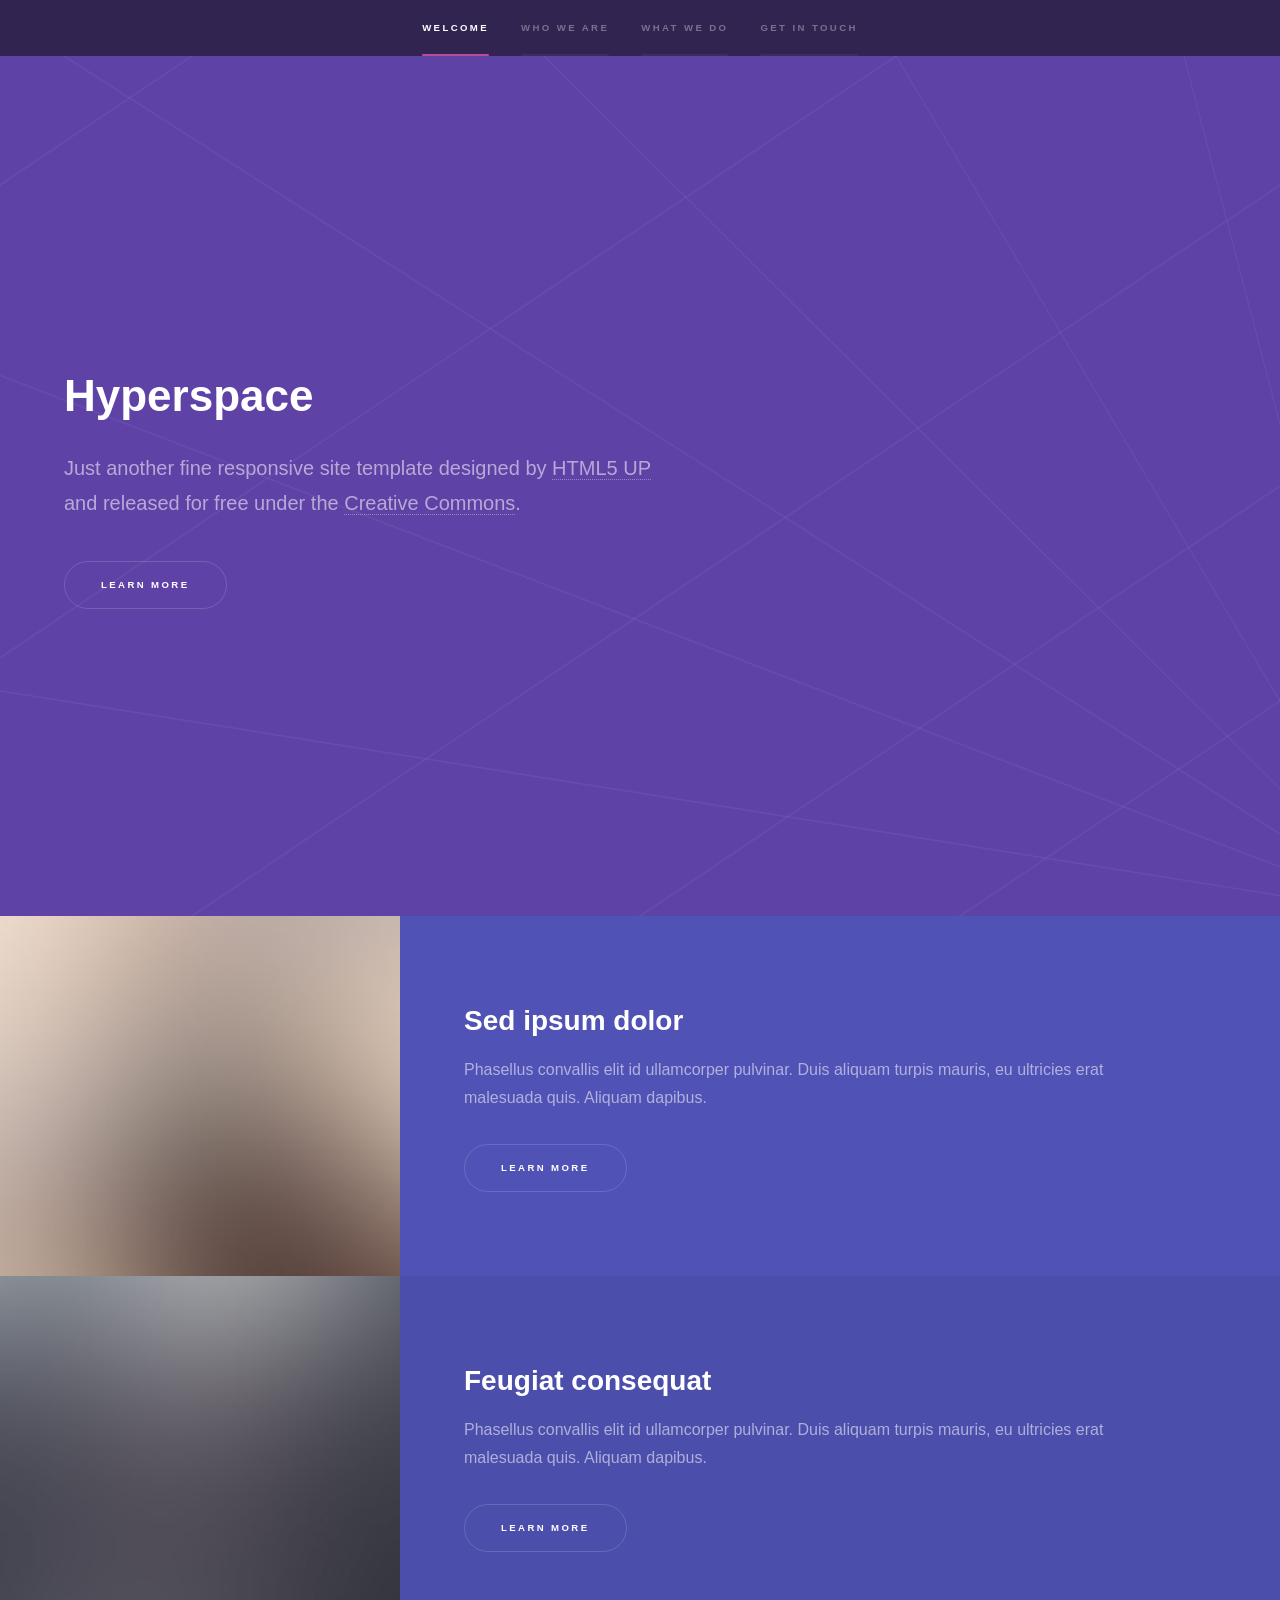
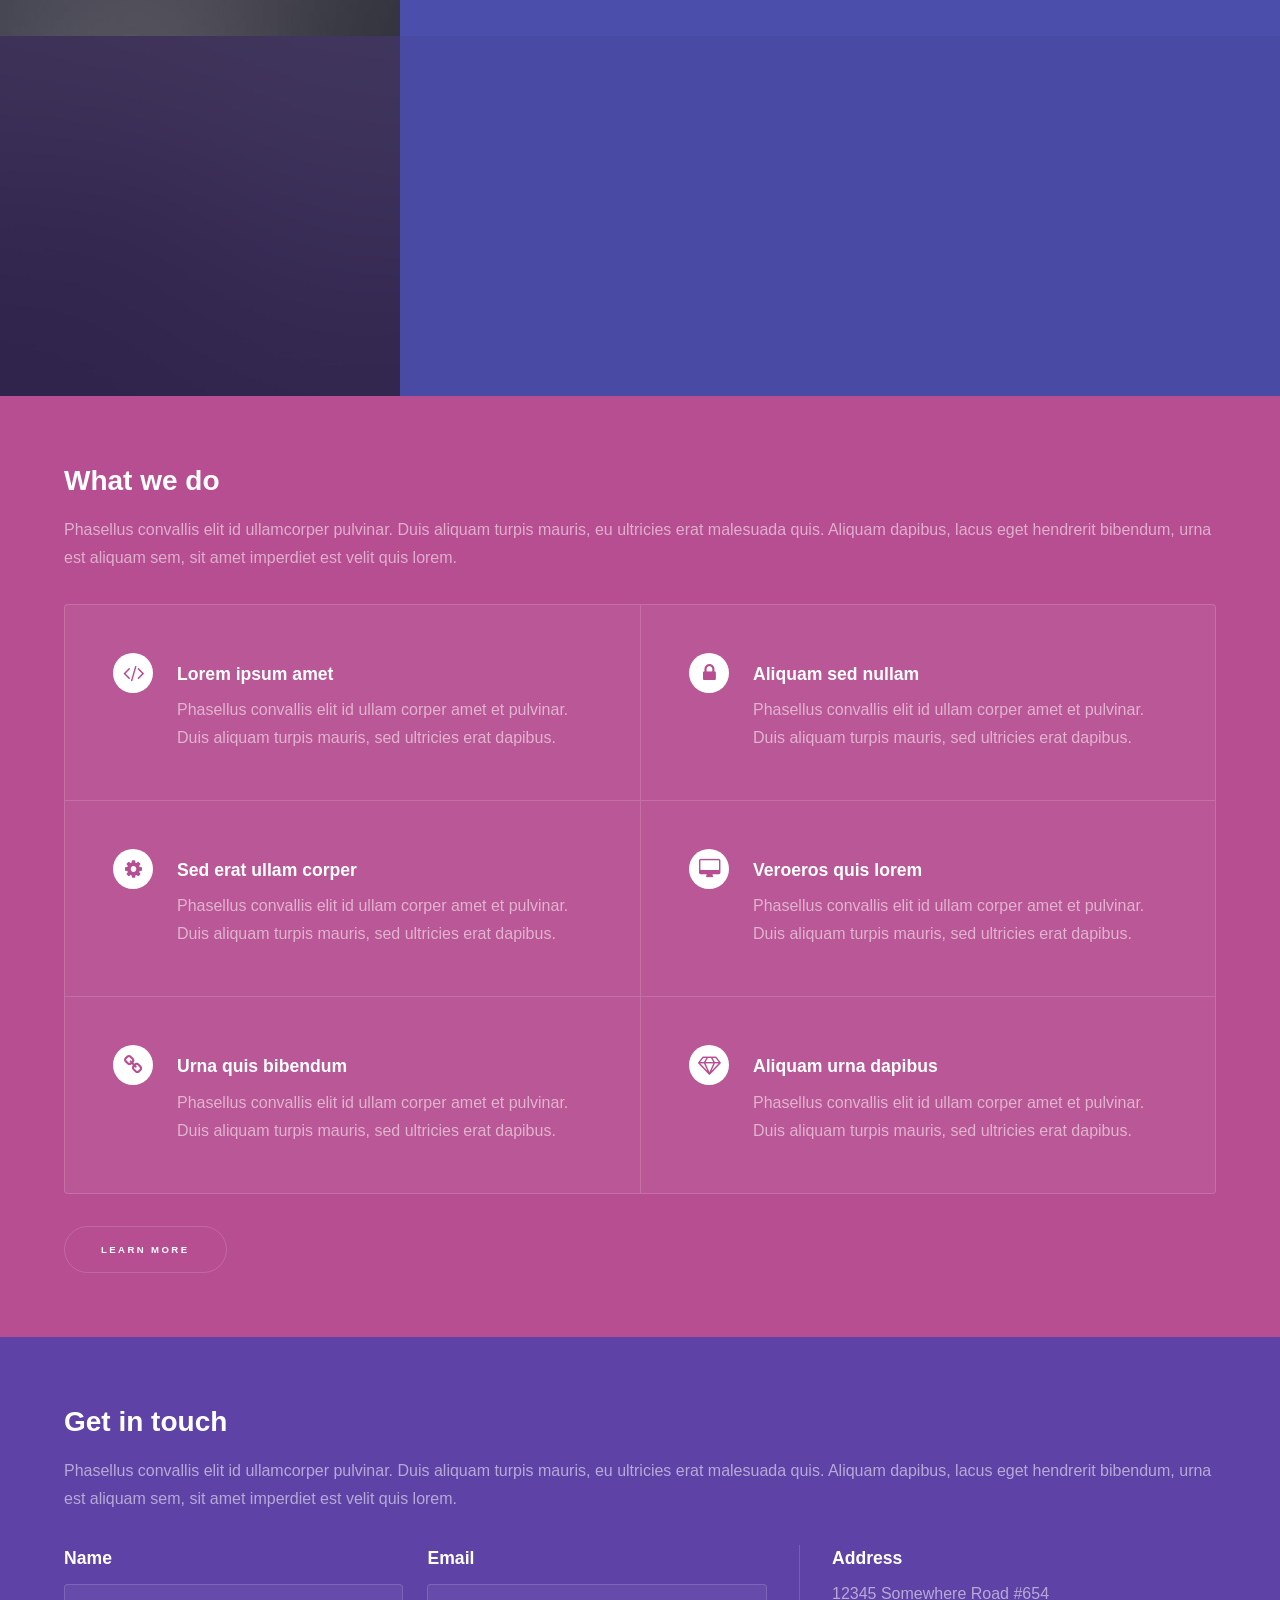
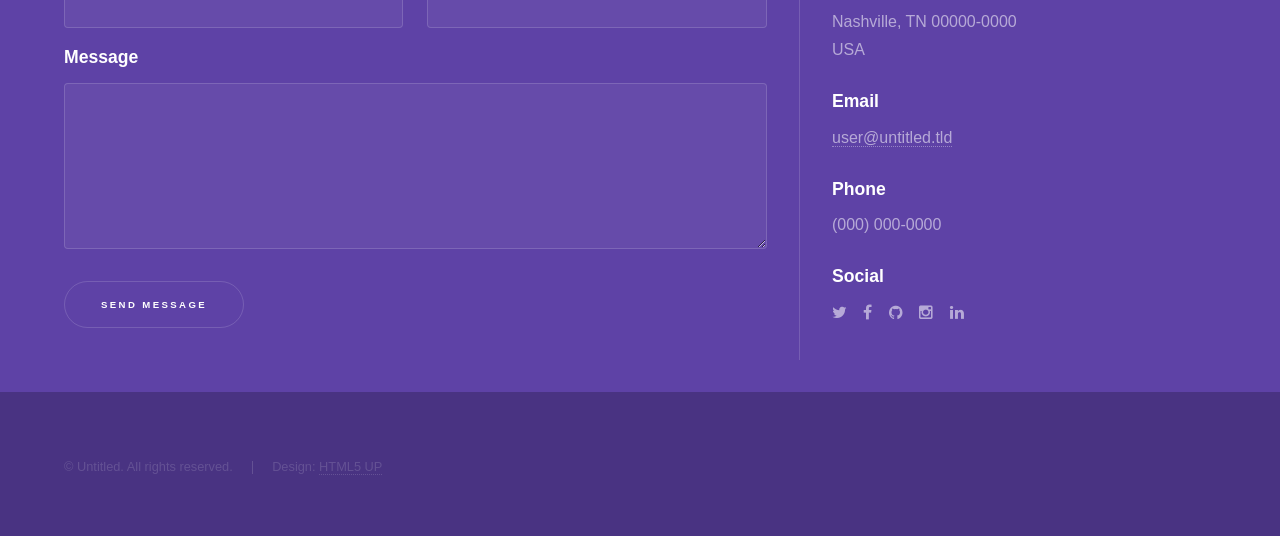
<file: index.html>
<!DOCTYPE HTML>
<!--
	Hyperspace by HTML5 UP
	html5up.net | @n33co
	Free for personal and commercial use under the CCA 3.0 license (html5up.net/license)
-->
<html>
	<head>
		<title>Hyperspace by HTML5 UP</title>
		<meta charset="utf-8" />
		<meta name="viewport" content="width=device-width, initial-scale=1" />
		<!--[if lte IE 8]><script src="assets/js/ie/html5shiv.js"></script><![endif]-->
		<link rel="stylesheet" href="assets/css/main.css" />
		<!--[if lte IE 9]><link rel="stylesheet" href="assets/css/ie9.css" /><![endif]-->
		<!--[if lte IE 8]><link rel="stylesheet" href="assets/css/ie8.css" /><![endif]-->
	</head>
	<body>

		<!-- Sidebar -->
			<section id="sidebar">
				<div class="inner">
					<nav>
						<ul>
							<li><a href="#intro">Welcome</a></li>
							<li><a href="#one">Who we are</a></li>
							<li><a href="#two">What we do</a></li>
							<li><a href="#three">Get in touch</a></li>
						</ul>
					</nav>
				</div>
			</section>

		<!-- Wrapper -->
			<div id="wrapper">

				<!-- Intro -->
					<section id="intro" class="wrapper style1 fullscreen fade-up">
						<div class="inner">
							<h1>Hyperspace</h1>
							<p>Just another fine responsive site template designed by <a href="http://html5up.net">HTML5 UP</a><br />
							and released for free under the <a href="http://html5up.net/license">Creative Commons</a>.</p>
							<ul class="actions">
								<li><a href="#one" class="button scrolly">Learn more</a></li>
							</ul>
						</div>
					</section>

				<!-- One -->
					<section id="one" class="wrapper style2 spotlights">
						<section>
							<a href="#" class="image"><img src="images/pic01.jpg" alt="" data-position="center center" /></a>
							<div class="content">
								<div class="inner">
									<h2>Sed ipsum dolor</h2>
									<p>Phasellus convallis elit id ullamcorper pulvinar. Duis aliquam turpis mauris, eu ultricies erat malesuada quis. Aliquam dapibus.</p>
									<ul class="actions">
										<li><a href="#" class="button">Learn more</a></li>
									</ul>
								</div>
							</div>
						</section>
						<section>
							<a href="#" class="image"><img src="images/pic02.jpg" alt="" data-position="top center" /></a>
							<div class="content">
								<div class="inner">
									<h2>Feugiat consequat</h2>
									<p>Phasellus convallis elit id ullamcorper pulvinar. Duis aliquam turpis mauris, eu ultricies erat malesuada quis. Aliquam dapibus.</p>
									<ul class="actions">
										<li><a href="#" class="button">Learn more</a></li>
									</ul>
								</div>
							</div>
						</section>
						<section>
							<a href="#" class="image"><img src="images/pic03.jpg" alt="" data-position="25% 25%" /></a>
							<div class="content">
								<div class="inner">
									<h2>Ultricies aliquam</h2>
									<p>Phasellus convallis elit id ullamcorper pulvinar. Duis aliquam turpis mauris, eu ultricies erat malesuada quis. Aliquam dapibus.</p>
									<ul class="actions">
										<li><a href="#" class="button">Learn more</a></li>
									</ul>
								</div>
							</div>
						</section>
					</section>

				<!-- Two -->
					<section id="two" class="wrapper style3 fade-up">
						<div class="inner">
							<h2>What we do</h2>
							<p>Phasellus convallis elit id ullamcorper pulvinar. Duis aliquam turpis mauris, eu ultricies erat malesuada quis. Aliquam dapibus, lacus eget hendrerit bibendum, urna est aliquam sem, sit amet imperdiet est velit quis lorem.</p>
							<div class="features">
								<section>
									<span class="icon major fa-code"></span>
									<h3>Lorem ipsum amet</h3>
									<p>Phasellus convallis elit id ullam corper amet et pulvinar. Duis aliquam turpis mauris, sed ultricies erat dapibus.</p>
								</section>
								<section>
									<span class="icon major fa-lock"></span>
									<h3>Aliquam sed nullam</h3>
									<p>Phasellus convallis elit id ullam corper amet et pulvinar. Duis aliquam turpis mauris, sed ultricies erat dapibus.</p>
								</section>
								<section>
									<span class="icon major fa-cog"></span>
									<h3>Sed erat ullam corper</h3>
									<p>Phasellus convallis elit id ullam corper amet et pulvinar. Duis aliquam turpis mauris, sed ultricies erat dapibus.</p>
								</section>
								<section>
									<span class="icon major fa-desktop"></span>
									<h3>Veroeros quis lorem</h3>
									<p>Phasellus convallis elit id ullam corper amet et pulvinar. Duis aliquam turpis mauris, sed ultricies erat dapibus.</p>
								</section>
								<section>
									<span class="icon major fa-chain"></span>
									<h3>Urna quis bibendum</h3>
									<p>Phasellus convallis elit id ullam corper amet et pulvinar. Duis aliquam turpis mauris, sed ultricies erat dapibus.</p>
								</section>
								<section>
									<span class="icon major fa-diamond"></span>
									<h3>Aliquam urna dapibus</h3>
									<p>Phasellus convallis elit id ullam corper amet et pulvinar. Duis aliquam turpis mauris, sed ultricies erat dapibus.</p>
								</section>
							</div>
							<ul class="actions">
								<li><a href="#" class="button">Learn more</a></li>
							</ul>
						</div>
					</section>

				<!-- Three -->
					<section id="three" class="wrapper style1 fade-up">
						<div class="inner">
							<h2>Get in touch</h2>
							<p>Phasellus convallis elit id ullamcorper pulvinar. Duis aliquam turpis mauris, eu ultricies erat malesuada quis. Aliquam dapibus, lacus eget hendrerit bibendum, urna est aliquam sem, sit amet imperdiet est velit quis lorem.</p>
							<div class="split style1">
								<section>
									<form method="post" action="#">
										<div class="field half first">
											<label for="name">Name</label>
											<input type="text" name="name" id="name" />
										</div>
										<div class="field half">
											<label for="email">Email</label>
											<input type="text" name="email" id="email" />
										</div>
										<div class="field">
											<label for="message">Message</label>
											<textarea name="message" id="message" rows="5"></textarea>
										</div>
										<ul class="actions">
											<li><a href="" class="button submit">Send Message</a></li>
										</ul>
									</form>
								</section>
								<section>
									<ul class="contact">
										<li>
											<h3>Address</h3>
											<span>12345 Somewhere Road #654<br />
											Nashville, TN 00000-0000<br />
											USA</span>
										</li>
										<li>
											<h3>Email</h3>
											<a href="#">user@untitled.tld</a>
										</li>
										<li>
											<h3>Phone</h3>
											<span>(000) 000-0000</span>
										</li>
										<li>
											<h3>Social</h3>
											<ul class="icons">
												<li><a href="#" class="fa-twitter"><span class="label">Twitter</span></a></li>
												<li><a href="#" class="fa-facebook"><span class="label">Facebook</span></a></li>
												<li><a href="#" class="fa-github"><span class="label">GitHub</span></a></li>
												<li><a href="#" class="fa-instagram"><span class="label">Instagram</span></a></li>
												<li><a href="#" class="fa-linkedin"><span class="label">LinkedIn</span></a></li>
											</ul>
										</li>
									</ul>
								</section>
							</div>
						</div>
					</section>

			</div>

		<!-- Footer -->
			<footer id="footer" class="wrapper style1-alt">
				<div class="inner">
					<ul class="menu">
						<li>&copy; Untitled. All rights reserved.</li><li>Design: <a href="http://html5up.net">HTML5 UP</a></li>
					</ul>
				</div>
			</footer>

		<!-- Scripts -->
			<script src="assets/js/jquery.min.js"></script>
			<script src="assets/js/jquery.scrollex.min.js"></script>
			<script src="assets/js/jquery.scrolly.min.js"></script>
			<script src="assets/js/skel.min.js"></script>
			<script src="assets/js/util.js"></script>
			<!--[if lte IE 8]><script src="assets/js/ie/respond.min.js"></script><![endif]-->
			<script src="assets/js/main.js"></script>

	</body>
</html>
</file>
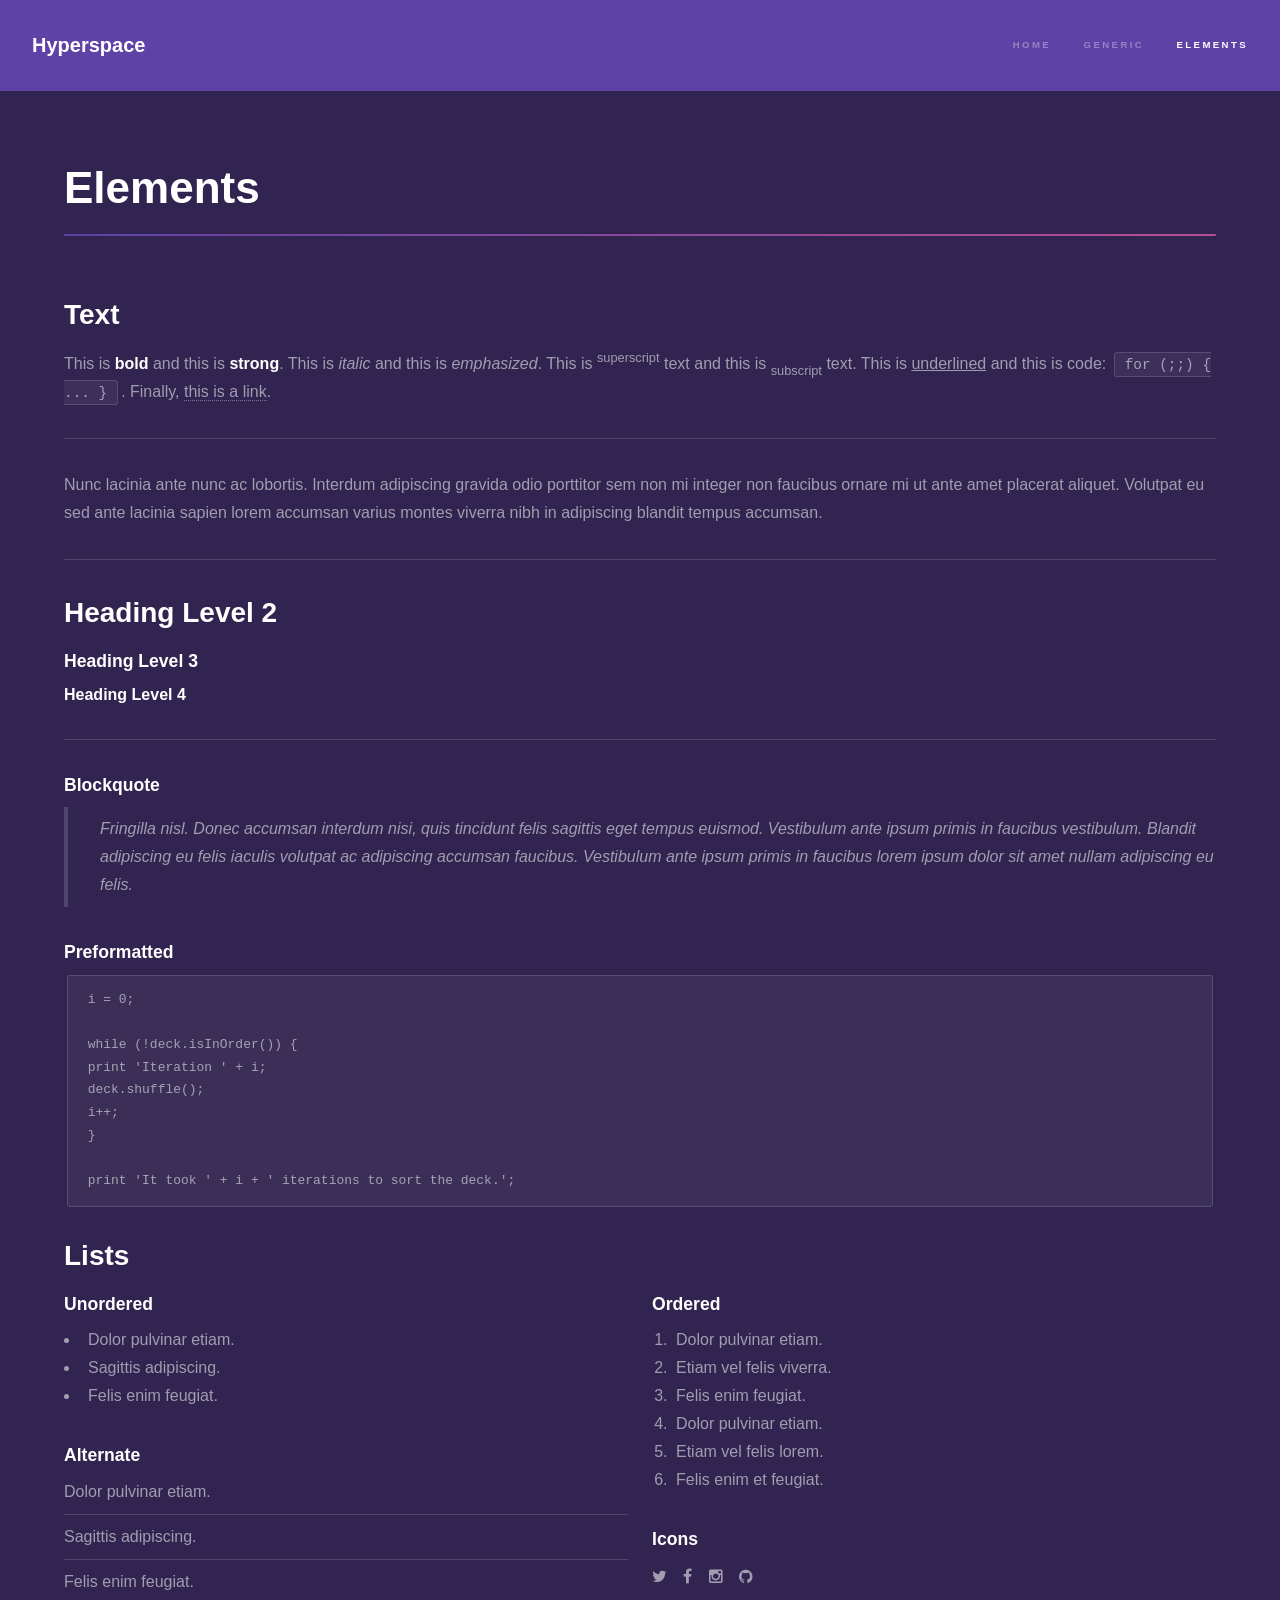
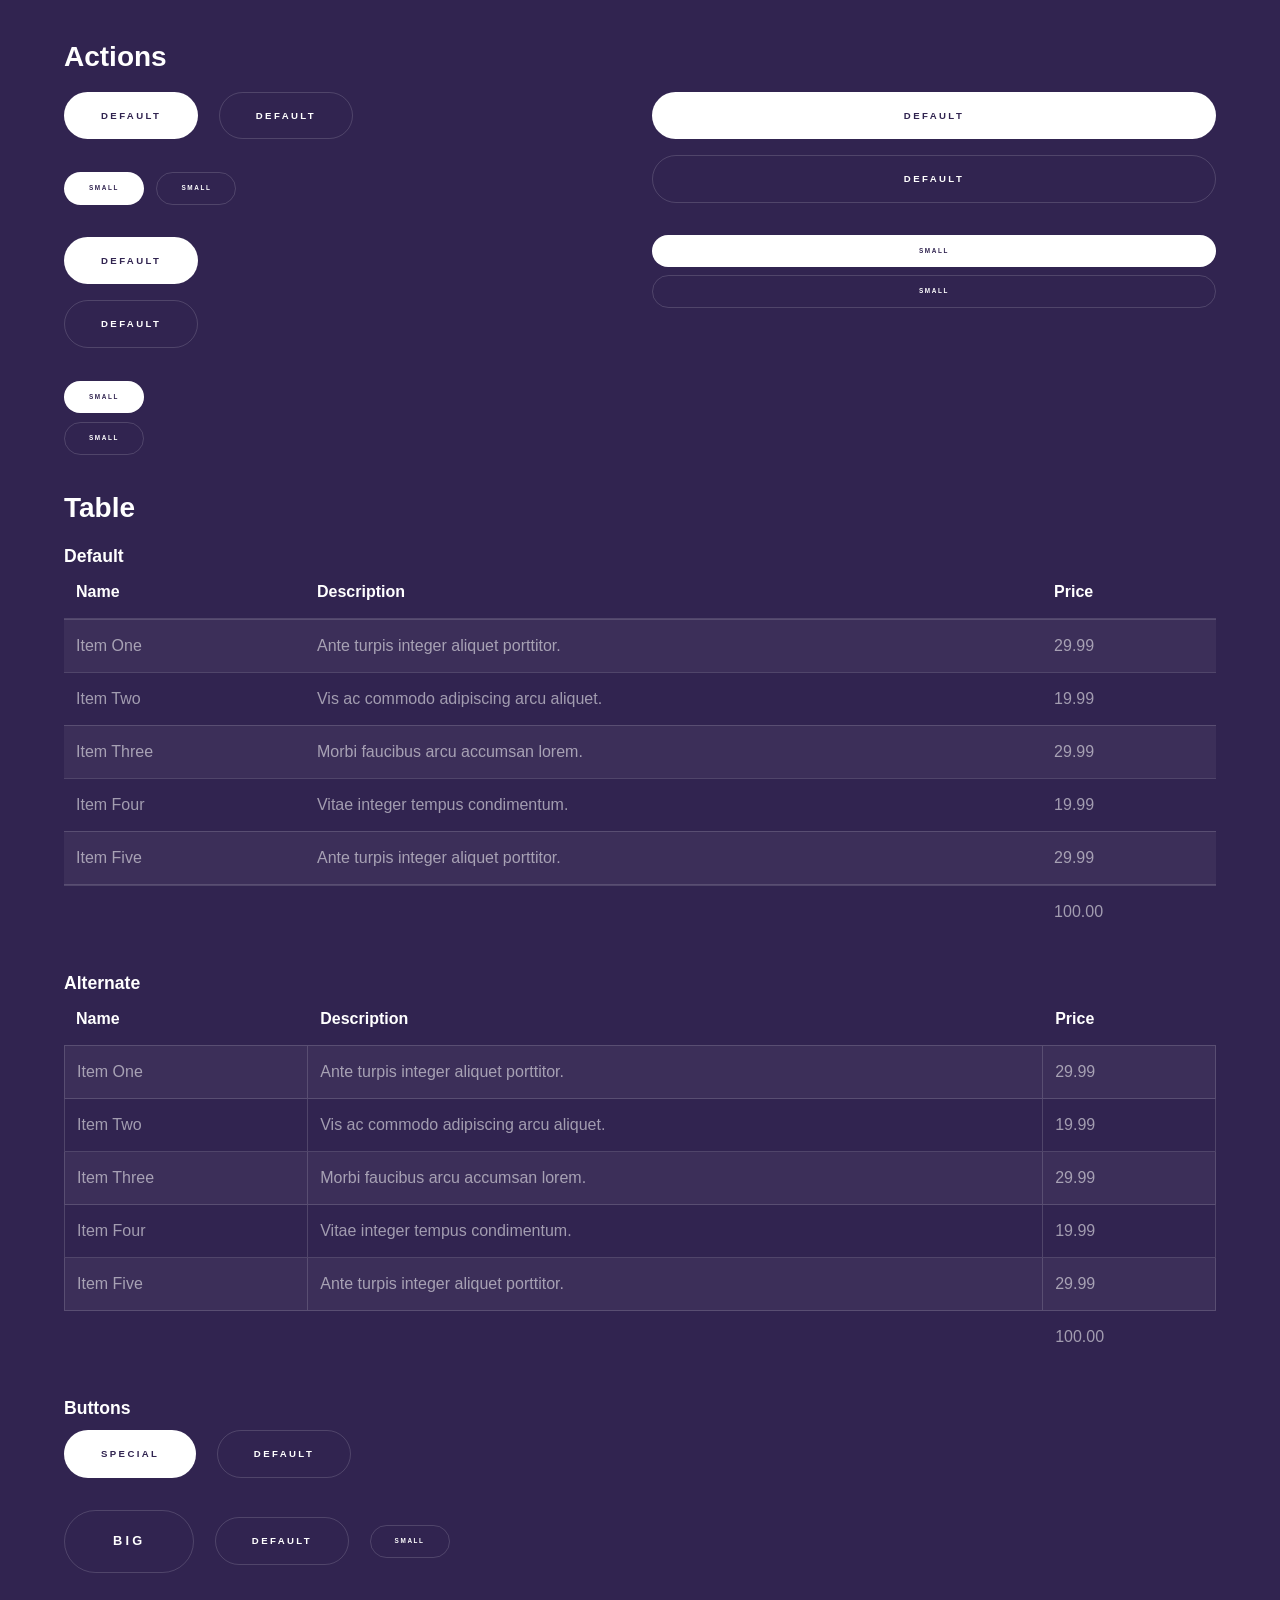
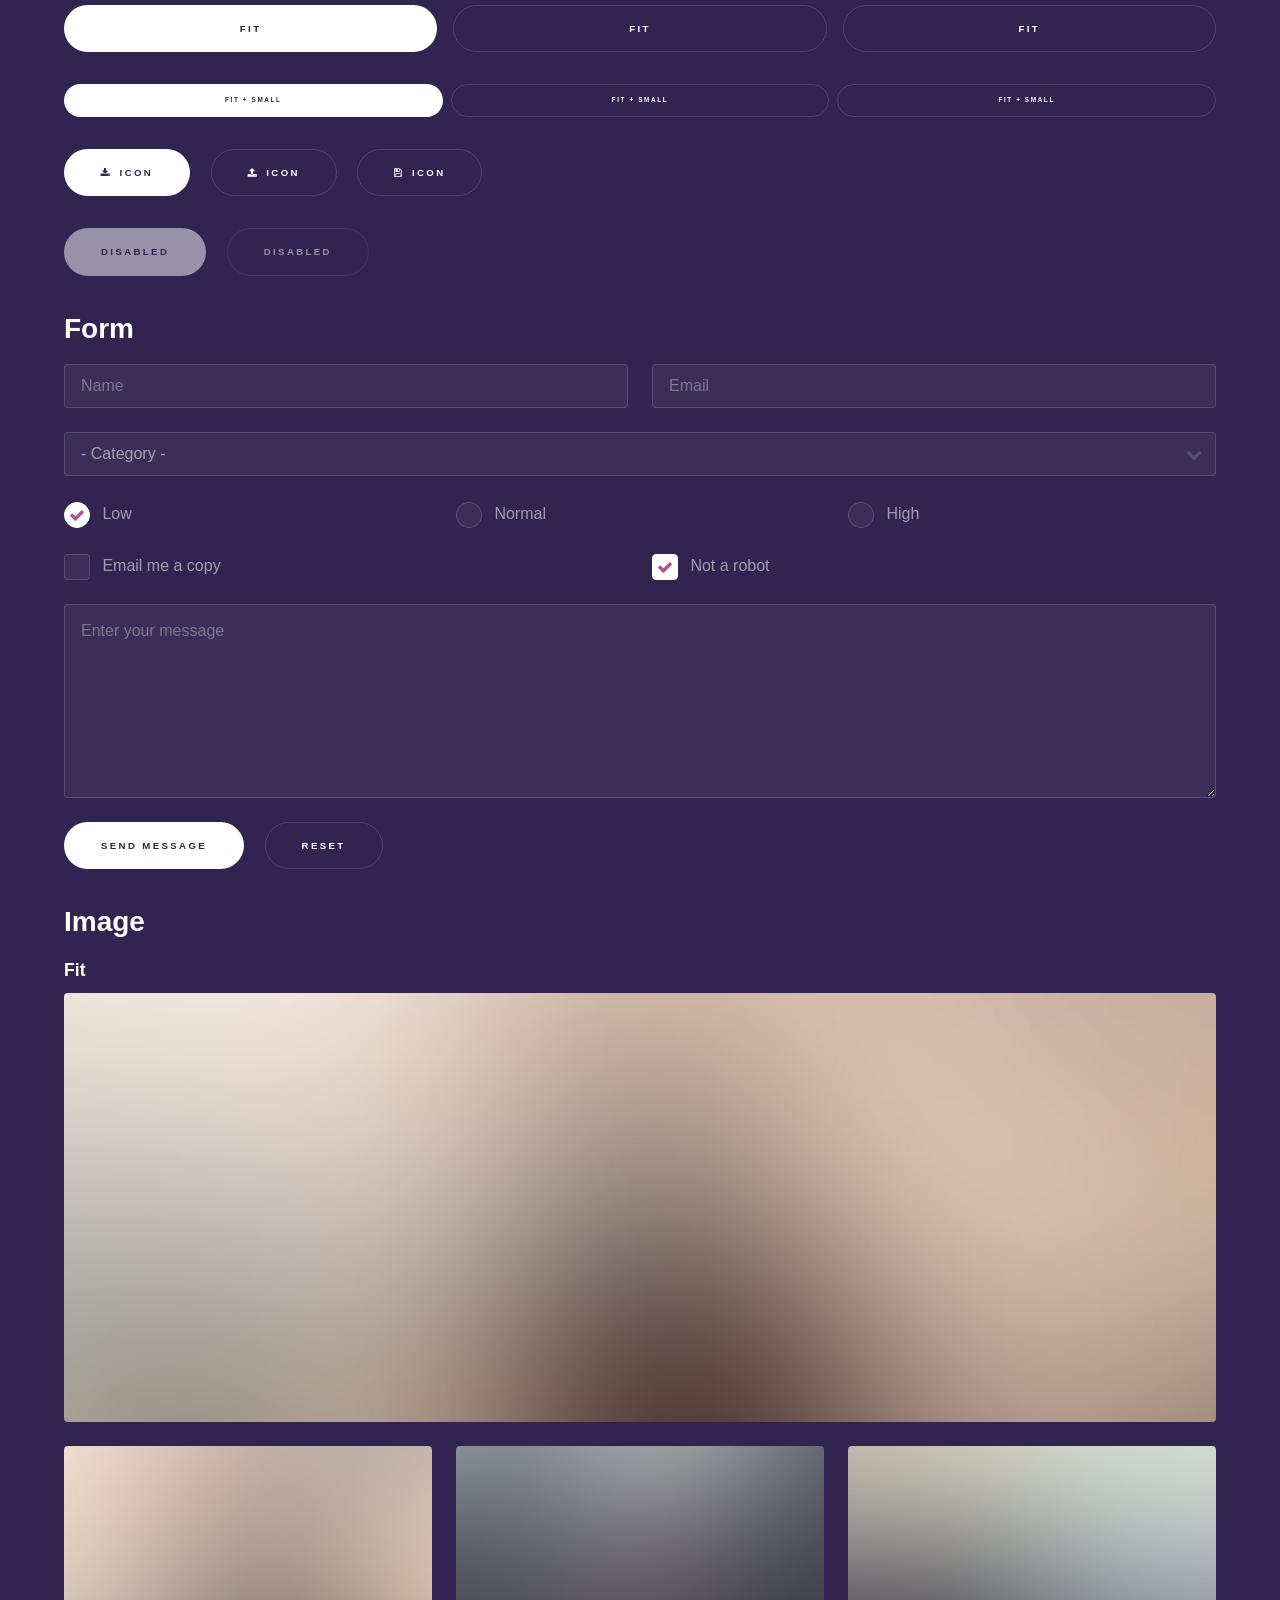
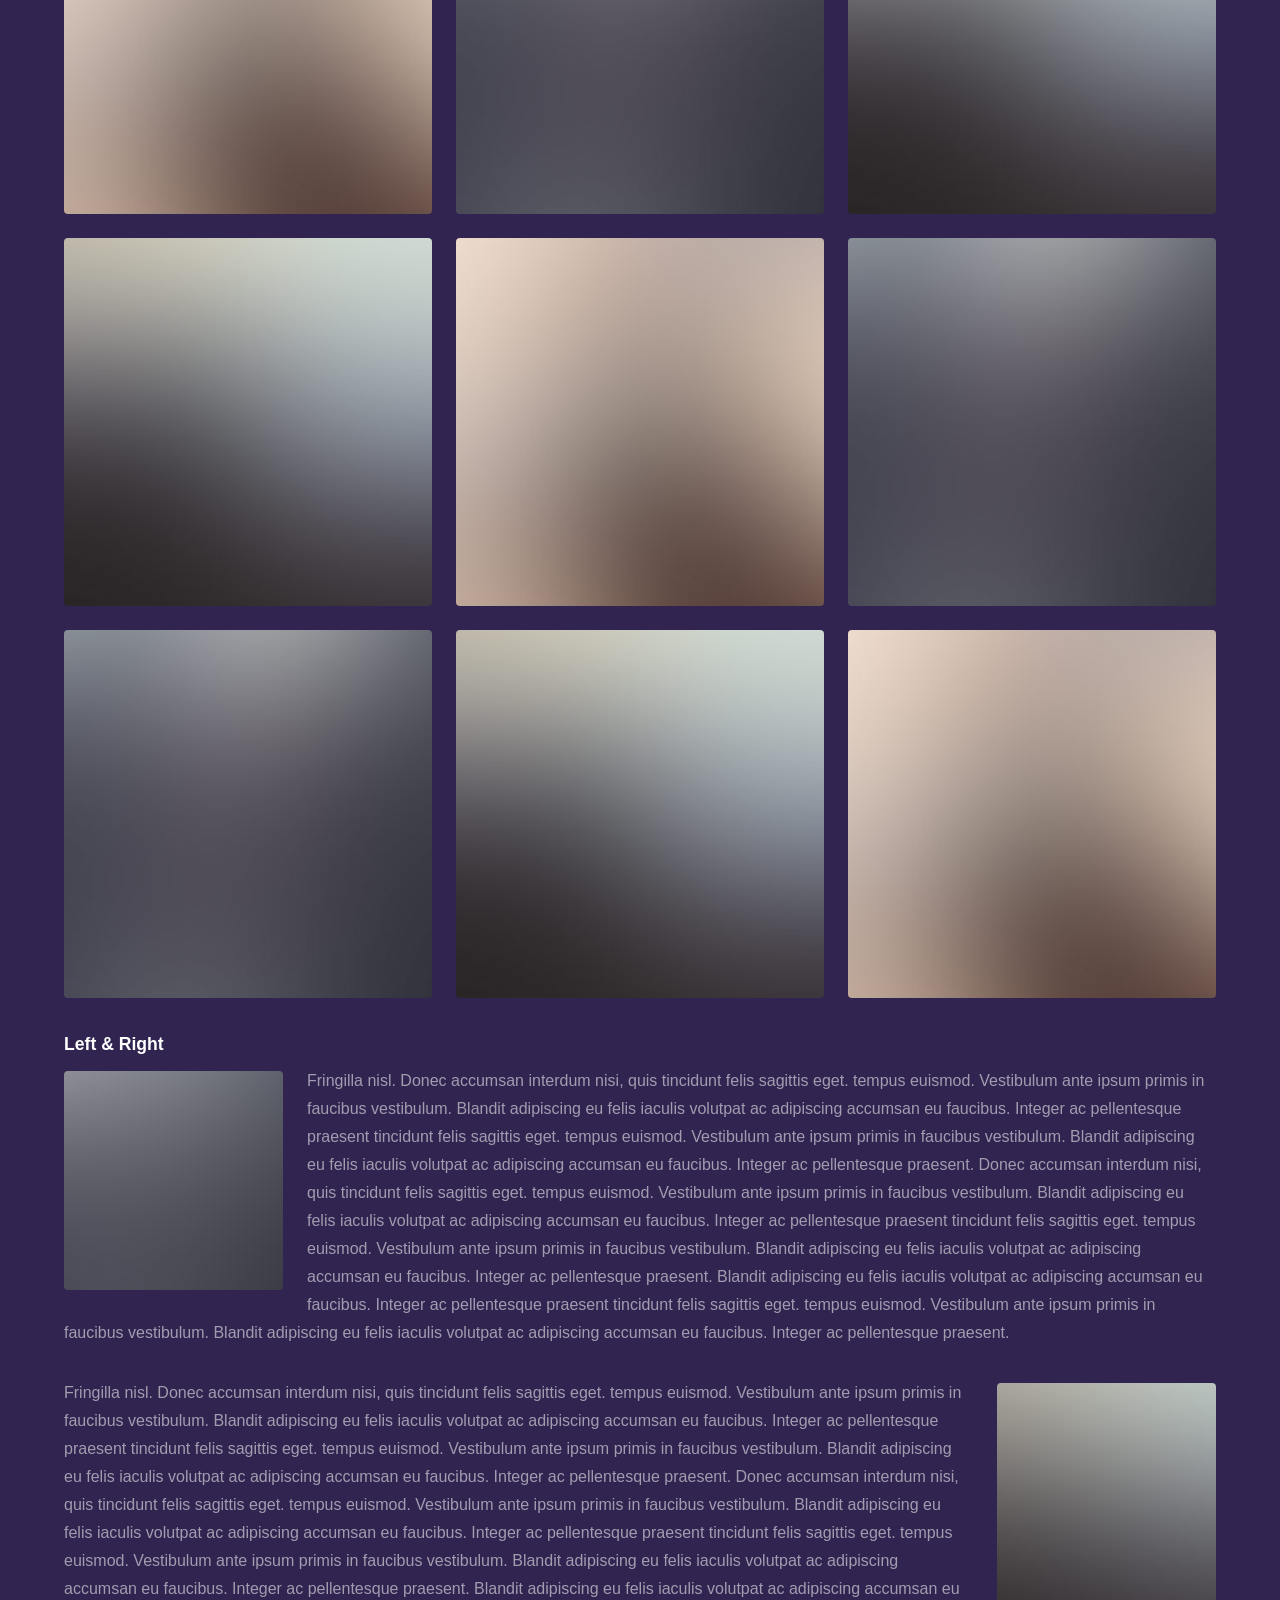
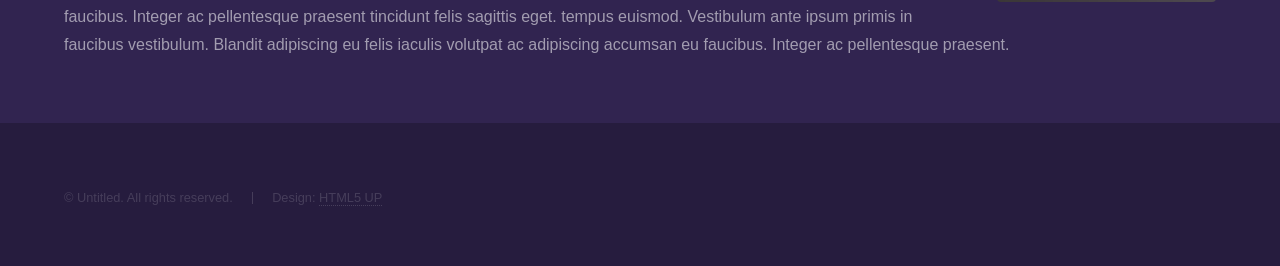
<file: elements.html>
<!DOCTYPE HTML>
<!--
	Hyperspace by HTML5 UP
	html5up.net | @n33co
	Free for personal and commercial use under the CCA 3.0 license (html5up.net/license)
-->
<html>
	<head>
		<title>Elements - Hyperspace by HTML5 UP</title>
		<meta charset="utf-8" />
		<meta name="viewport" content="width=device-width, initial-scale=1" />
		<!--[if lte IE 8]><script src="assets/js/ie/html5shiv.js"></script><![endif]-->
		<link rel="stylesheet" href="assets/css/main.css" />
		<!--[if lte IE 9]><link rel="stylesheet" href="assets/css/ie9.css" /><![endif]-->
		<!--[if lte IE 8]><link rel="stylesheet" href="assets/css/ie8.css" /><![endif]-->
	</head>
	<body>

		<!-- Header -->
			<header id="header">
				<a href="index.html" class="title">Hyperspace</a>
				<nav>
					<ul>
						<li><a href="index.html">Home</a></li>
						<li><a href="generic.html">Generic</a></li>
						<li><a href="elements.html"  class="active">Elements</a></li>
					</ul>
				</nav>
			</header>

		<!-- Wrapper -->
			<div id="wrapper">

				<!-- Main -->
					<section id="main" class="wrapper">
						<div class="inner">
							<h1 class="major">Elements</h1>

							<!-- Text -->
								<section>
									<h2>Text</h2>
									<p>This is <b>bold</b> and this is <strong>strong</strong>. This is <i>italic</i> and this is <em>emphasized</em>.
									This is <sup>superscript</sup> text and this is <sub>subscript</sub> text.
									This is <u>underlined</u> and this is code: <code>for (;;) { ... }</code>. Finally, <a href="#">this is a link</a>.</p>
									<hr />
									<p>Nunc lacinia ante nunc ac lobortis. Interdum adipiscing gravida odio porttitor sem non mi integer non faucibus ornare mi ut ante amet placerat aliquet. Volutpat eu sed ante lacinia sapien lorem accumsan varius montes viverra nibh in adipiscing blandit tempus accumsan.</p>
									<hr />
									<h2>Heading Level 2</h2>
									<h3>Heading Level 3</h3>
									<h4>Heading Level 4</h4>
									<hr />
									<h3>Blockquote</h3>
									<blockquote>Fringilla nisl. Donec accumsan interdum nisi, quis tincidunt felis sagittis eget tempus euismod. Vestibulum ante ipsum primis in faucibus vestibulum. Blandit adipiscing eu felis iaculis volutpat ac adipiscing accumsan faucibus. Vestibulum ante ipsum primis in faucibus lorem ipsum dolor sit amet nullam adipiscing eu felis.</blockquote>
									<h3>Preformatted</h3>
									<pre><code>i = 0;

while (!deck.isInOrder()) {
print 'Iteration ' + i;
deck.shuffle();
i++;
}

print 'It took ' + i + ' iterations to sort the deck.';</code></pre>
								</section>

							<!-- Lists -->
								<section>
									<h2>Lists</h2>
									<div class="row">
										<div class="6u 12u$(medium)">
											<h3>Unordered</h3>
											<ul>
												<li>Dolor pulvinar etiam.</li>
												<li>Sagittis adipiscing.</li>
												<li>Felis enim feugiat.</li>
											</ul>
											<h3>Alternate</h3>
											<ul class="alt">
												<li>Dolor pulvinar etiam.</li>
												<li>Sagittis adipiscing.</li>
												<li>Felis enim feugiat.</li>
											</ul>
										</div>
										<div class="6u$ 12u$(medium)">
											<h3>Ordered</h3>
											<ol>
												<li>Dolor pulvinar etiam.</li>
												<li>Etiam vel felis viverra.</li>
												<li>Felis enim feugiat.</li>
												<li>Dolor pulvinar etiam.</li>
												<li>Etiam vel felis lorem.</li>
												<li>Felis enim et feugiat.</li>
											</ol>
											<h3>Icons</h3>
											<ul class="icons">
												<li><a href="#" class="icon fa-twitter"><span class="label">Twitter</span></a></li>
												<li><a href="#" class="icon fa-facebook"><span class="label">Facebook</span></a></li>
												<li><a href="#" class="icon fa-instagram"><span class="label">Instagram</span></a></li>
												<li><a href="#" class="icon fa-github"><span class="label">Github</span></a></li>
											</ul>
										</div>
									</div>
									<h2>Actions</h2>
									<div class="row">
										<div class="6u 12u$(medium)">
											<ul class="actions">
												<li><a href="#" class="button special">Default</a></li>
												<li><a href="#" class="button">Default</a></li>
											</ul>
											<ul class="actions small">
												<li><a href="#" class="button special small">Small</a></li>
												<li><a href="#" class="button small">Small</a></li>
											</ul>
											<ul class="actions vertical">
												<li><a href="#" class="button special">Default</a></li>
												<li><a href="#" class="button">Default</a></li>
											</ul>
											<ul class="actions vertical small">
												<li><a href="#" class="button special small">Small</a></li>
												<li><a href="#" class="button small">Small</a></li>
											</ul>
										</div>
										<div class="6u 12u$(medium)">
											<ul class="actions vertical">
												<li><a href="#" class="button special fit">Default</a></li>
												<li><a href="#" class="button fit">Default</a></li>
											</ul>
											<ul class="actions vertical small">
												<li><a href="#" class="button special small fit">Small</a></li>
												<li><a href="#" class="button small fit">Small</a></li>
											</ul>
										</div>
									</div>
								</section>

							<!-- Table -->
								<section>
									<h2>Table</h2>
									<h3>Default</h3>
									<div class="table-wrapper">
										<table>
											<thead>
												<tr>
													<th>Name</th>
													<th>Description</th>
													<th>Price</th>
												</tr>
											</thead>
											<tbody>
												<tr>
													<td>Item One</td>
													<td>Ante turpis integer aliquet porttitor.</td>
													<td>29.99</td>
												</tr>
												<tr>
													<td>Item Two</td>
													<td>Vis ac commodo adipiscing arcu aliquet.</td>
													<td>19.99</td>
												</tr>
												<tr>
													<td>Item Three</td>
													<td> Morbi faucibus arcu accumsan lorem.</td>
													<td>29.99</td>
												</tr>
												<tr>
													<td>Item Four</td>
													<td>Vitae integer tempus condimentum.</td>
													<td>19.99</td>
												</tr>
												<tr>
													<td>Item Five</td>
													<td>Ante turpis integer aliquet porttitor.</td>
													<td>29.99</td>
												</tr>
											</tbody>
											<tfoot>
												<tr>
													<td colspan="2"></td>
													<td>100.00</td>
												</tr>
											</tfoot>
										</table>
									</div>

									<h3>Alternate</h3>
									<div class="table-wrapper">
										<table class="alt">
											<thead>
												<tr>
													<th>Name</th>
													<th>Description</th>
													<th>Price</th>
												</tr>
											</thead>
											<tbody>
												<tr>
													<td>Item One</td>
													<td>Ante turpis integer aliquet porttitor.</td>
													<td>29.99</td>
												</tr>
												<tr>
													<td>Item Two</td>
													<td>Vis ac commodo adipiscing arcu aliquet.</td>
													<td>19.99</td>
												</tr>
												<tr>
													<td>Item Three</td>
													<td> Morbi faucibus arcu accumsan lorem.</td>
													<td>29.99</td>
												</tr>
												<tr>
													<td>Item Four</td>
													<td>Vitae integer tempus condimentum.</td>
													<td>19.99</td>
												</tr>
												<tr>
													<td>Item Five</td>
													<td>Ante turpis integer aliquet porttitor.</td>
													<td>29.99</td>
												</tr>
											</tbody>
											<tfoot>
												<tr>
													<td colspan="2"></td>
													<td>100.00</td>
												</tr>
											</tfoot>
										</table>
									</div>
								</section>

							<!-- Buttons -->
								<section>
									<h3>Buttons</h3>
									<ul class="actions">
										<li><a href="#" class="button special">Special</a></li>
										<li><a href="#" class="button">Default</a></li>
									</ul>
									<ul class="actions">
										<li><a href="#" class="button big">Big</a></li>
										<li><a href="#" class="button">Default</a></li>
										<li><a href="#" class="button small">Small</a></li>
									</ul>
									<ul class="actions fit">
										<li><a href="#" class="button special fit">Fit</a></li>
										<li><a href="#" class="button fit">Fit</a></li>
										<li><a href="#" class="button fit">Fit</a></li>
									</ul>
									<ul class="actions fit small">
										<li><a href="#" class="button special fit small">Fit + Small</a></li>
										<li><a href="#" class="button fit small">Fit + Small</a></li>
										<li><a href="#" class="button fit small">Fit + Small</a></li>
									</ul>
									<ul class="actions">
										<li><a href="#" class="button special icon fa-download">Icon</a></li>
										<li><a href="#" class="button icon fa-upload">Icon</a></li>
										<li><a href="#" class="button icon fa-save">Icon</a></li>
									</ul>
									<ul class="actions">
										<li><span class="button special disabled">Disabled</span></li>
										<li><span class="button disabled">Disabled</span></li>
									</ul>
								</section>

							<!-- Form -->
								<section>
									<h2>Form</h2>
									<form method="post" action="#">
										<div class="row uniform">
											<div class="6u 12u$(xsmall)">
												<input type="text" name="demo-name" id="demo-name" value="" placeholder="Name" />
											</div>
											<div class="6u$ 12u$(xsmall)">
												<input type="email" name="demo-email" id="demo-email" value="" placeholder="Email" />
											</div>
											<div class="12u$">
												<div class="select-wrapper">
													<select name="demo-category" id="demo-category">
														<option value="">- Category -</option>
														<option value="1">Manufacturing</option>
														<option value="1">Shipping</option>
														<option value="1">Administration</option>
														<option value="1">Human Resources</option>
													</select>
												</div>
											</div>
											<div class="4u 12u$(small)">
												<input type="radio" id="demo-priority-low" name="demo-priority" checked>
												<label for="demo-priority-low">Low</label>
											</div>
											<div class="4u 12u$(small)">
												<input type="radio" id="demo-priority-normal" name="demo-priority">
												<label for="demo-priority-normal">Normal</label>
											</div>
											<div class="4u$ 12u$(small)">
												<input type="radio" id="demo-priority-high" name="demo-priority">
												<label for="demo-priority-high">High</label>
											</div>
											<div class="6u 12u$(small)">
												<input type="checkbox" id="demo-copy" name="demo-copy">
												<label for="demo-copy">Email me a copy</label>
											</div>
											<div class="6u$ 12u$(small)">
												<input type="checkbox" id="demo-human" name="demo-human" checked>
												<label for="demo-human">Not a robot</label>
											</div>
											<div class="12u$">
												<textarea name="demo-message" id="demo-message" placeholder="Enter your message" rows="6"></textarea>
											</div>
											<div class="12u$">
												<ul class="actions">
													<li><input type="submit" value="Send Message" class="special" /></li>
													<li><input type="reset" value="Reset" /></li>
												</ul>
											</div>
										</div>
									</form>
								</section>

							<!-- Image -->
								<section>
									<h2>Image</h2>
									<h3>Fit</h3>
									<div class="box alt">
										<div class="row uniform">
											<div class="12u$"><span class="image fit"><img src="images/pic04.jpg" alt="" /></span></div>
											<div class="4u"><span class="image fit"><img src="images/pic01.jpg" alt="" /></span></div>
											<div class="4u"><span class="image fit"><img src="images/pic02.jpg" alt="" /></span></div>
											<div class="4u$"><span class="image fit"><img src="images/pic03.jpg" alt="" /></span></div>
											<div class="4u"><span class="image fit"><img src="images/pic03.jpg" alt="" /></span></div>
											<div class="4u"><span class="image fit"><img src="images/pic01.jpg" alt="" /></span></div>
											<div class="4u$"><span class="image fit"><img src="images/pic02.jpg" alt="" /></span></div>
											<div class="4u"><span class="image fit"><img src="images/pic02.jpg" alt="" /></span></div>
											<div class="4u"><span class="image fit"><img src="images/pic03.jpg" alt="" /></span></div>
											<div class="4u$"><span class="image fit"><img src="images/pic01.jpg" alt="" /></span></div>
										</div>
									</div>
									<h3>Left &amp; Right</h3>
									<p><span class="image left"><img src="images/pic05.jpg" alt="" /></span>Fringilla nisl. Donec accumsan interdum nisi, quis tincidunt felis sagittis eget. tempus euismod. Vestibulum ante ipsum primis in faucibus vestibulum. Blandit adipiscing eu felis iaculis volutpat ac adipiscing accumsan eu faucibus. Integer ac pellentesque praesent tincidunt felis sagittis eget. tempus euismod. Vestibulum ante ipsum primis in faucibus vestibulum. Blandit adipiscing eu felis iaculis volutpat ac adipiscing accumsan eu faucibus. Integer ac pellentesque praesent. Donec accumsan interdum nisi, quis tincidunt felis sagittis eget. tempus euismod. Vestibulum ante ipsum primis in faucibus vestibulum. Blandit adipiscing eu felis iaculis volutpat ac adipiscing accumsan eu faucibus. Integer ac pellentesque praesent tincidunt felis sagittis eget. tempus euismod. Vestibulum ante ipsum primis in faucibus vestibulum. Blandit adipiscing eu felis iaculis volutpat ac adipiscing accumsan eu faucibus. Integer ac pellentesque praesent. Blandit adipiscing eu felis iaculis volutpat ac adipiscing accumsan eu faucibus. Integer ac pellentesque praesent tincidunt felis sagittis eget. tempus euismod. Vestibulum ante ipsum primis in faucibus vestibulum. Blandit adipiscing eu felis iaculis volutpat ac adipiscing accumsan eu faucibus. Integer ac pellentesque praesent.</p>
									<p><span class="image right"><img src="images/pic06.jpg" alt="" /></span>Fringilla nisl. Donec accumsan interdum nisi, quis tincidunt felis sagittis eget. tempus euismod. Vestibulum ante ipsum primis in faucibus vestibulum. Blandit adipiscing eu felis iaculis volutpat ac adipiscing accumsan eu faucibus. Integer ac pellentesque praesent tincidunt felis sagittis eget. tempus euismod. Vestibulum ante ipsum primis in faucibus vestibulum. Blandit adipiscing eu felis iaculis volutpat ac adipiscing accumsan eu faucibus. Integer ac pellentesque praesent. Donec accumsan interdum nisi, quis tincidunt felis sagittis eget. tempus euismod. Vestibulum ante ipsum primis in faucibus vestibulum. Blandit adipiscing eu felis iaculis volutpat ac adipiscing accumsan eu faucibus. Integer ac pellentesque praesent tincidunt felis sagittis eget. tempus euismod. Vestibulum ante ipsum primis in faucibus vestibulum. Blandit adipiscing eu felis iaculis volutpat ac adipiscing accumsan eu faucibus. Integer ac pellentesque praesent. Blandit adipiscing eu felis iaculis volutpat ac adipiscing accumsan eu faucibus. Integer ac pellentesque praesent tincidunt felis sagittis eget. tempus euismod. Vestibulum ante ipsum primis in faucibus vestibulum. Blandit adipiscing eu felis iaculis volutpat ac adipiscing accumsan eu faucibus. Integer ac pellentesque praesent.</p>
								</section>

						</div>
					</section>

			</div>

		<!-- Footer -->
			<footer id="footer" class="wrapper alt">
				<div class="inner">
					<ul class="menu">
						<li>&copy; Untitled. All rights reserved.</li><li>Design: <a href="http://html5up.net">HTML5 UP</a></li>
					</ul>
				</div>
			</footer>

		<!-- Scripts -->
			<script src="assets/js/jquery.min.js"></script>
			<script src="assets/js/jquery.scrollex.min.js"></script>
			<script src="assets/js/jquery.scrolly.min.js"></script>
			<script src="assets/js/skel.min.js"></script>
			<script src="assets/js/util.js"></script>
			<!--[if lte IE 8]><script src="assets/js/ie/respond.min.js"></script><![endif]-->
			<script src="assets/js/main.js"></script>

	</body>
</html>
</file>
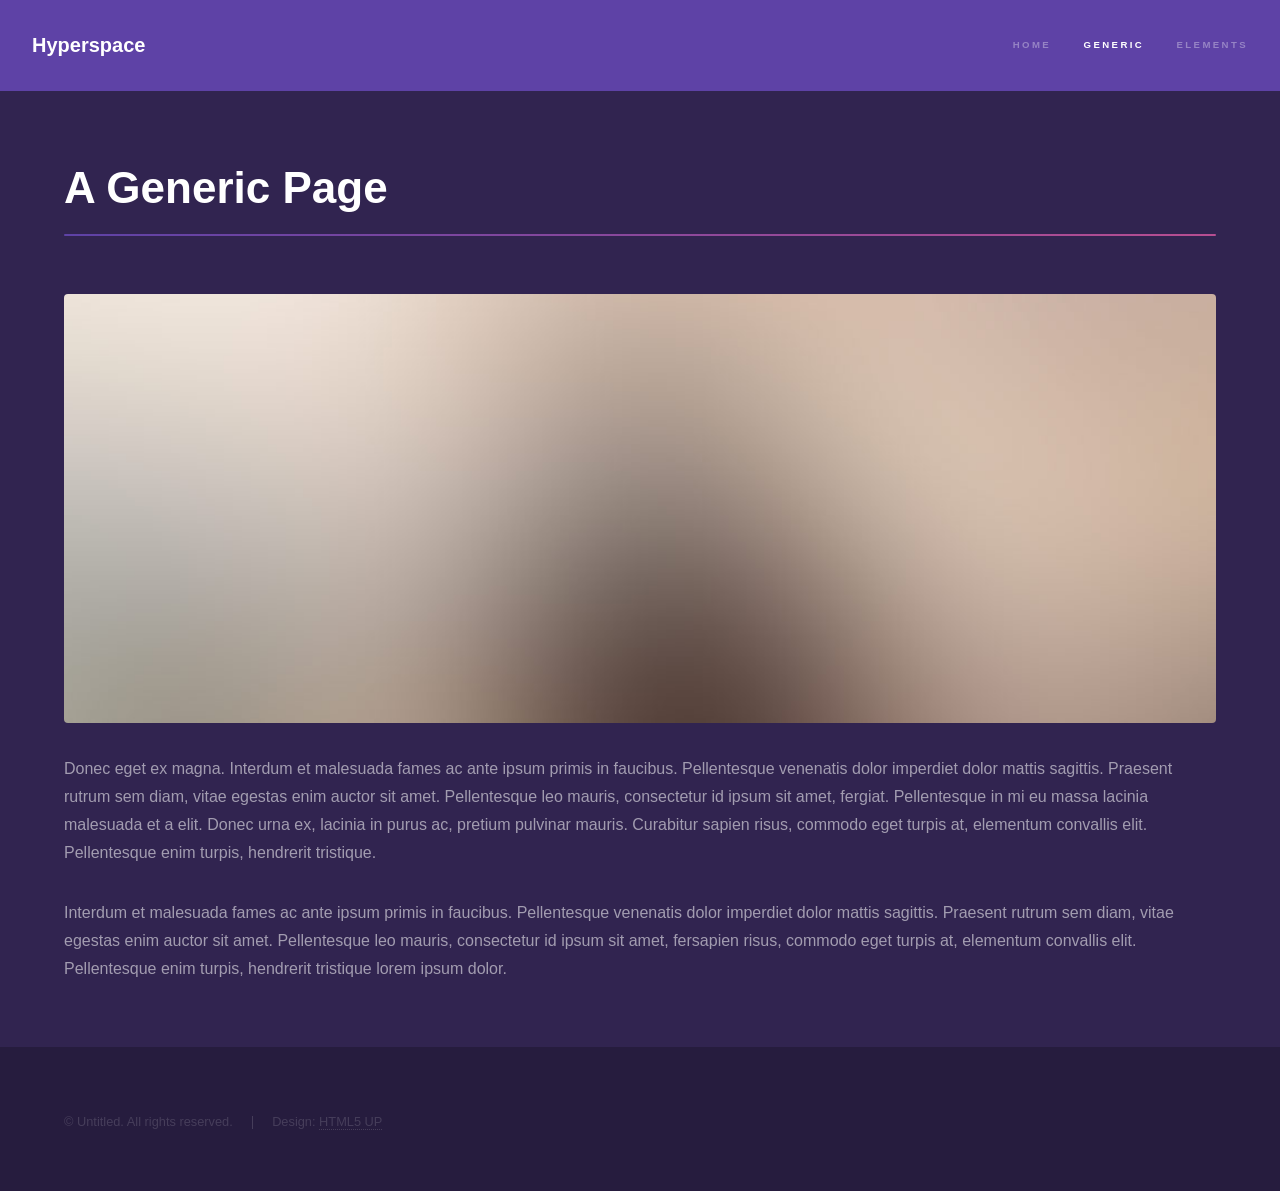
<file: generic.html>
<!DOCTYPE HTML>
<!--
	Hyperspace by HTML5 UP
	html5up.net | @n33co
	Free for personal and commercial use under the CCA 3.0 license (html5up.net/license)
-->
<html>
	<head>
		<title>Generic - Hyperspace by HTML5 UP</title>
		<meta charset="utf-8" />
		<meta name="viewport" content="width=device-width, initial-scale=1" />
		<!--[if lte IE 8]><script src="assets/js/ie/html5shiv.js"></script><![endif]-->
		<link rel="stylesheet" href="assets/css/main.css" />
		<!--[if lte IE 9]><link rel="stylesheet" href="assets/css/ie9.css" /><![endif]-->
		<!--[if lte IE 8]><link rel="stylesheet" href="assets/css/ie8.css" /><![endif]-->
	</head>
	<body>

		<!-- Header -->
			<header id="header">
				<a href="index.html" class="title">Hyperspace</a>
				<nav>
					<ul>
						<li><a href="index.html">Home</a></li>
						<li><a href="generic.html" class="active">Generic</a></li>
						<li><a href="elements.html">Elements</a></li>
					</ul>
				</nav>
			</header>

		<!-- Wrapper -->
			<div id="wrapper">

				<!-- Main -->
					<section id="main" class="wrapper">
						<div class="inner">
							<h1 class="major">A Generic Page</h1>
							<span class="image fit"><img src="images/pic04.jpg" alt="" /></span>
							<p>Donec eget ex magna. Interdum et malesuada fames ac ante ipsum primis in faucibus. Pellentesque venenatis dolor imperdiet dolor mattis sagittis. Praesent rutrum sem diam, vitae egestas enim auctor sit amet. Pellentesque leo mauris, consectetur id ipsum sit amet, fergiat. Pellentesque in mi eu massa lacinia malesuada et a elit. Donec urna ex, lacinia in purus ac, pretium pulvinar mauris. Curabitur sapien risus, commodo eget turpis at, elementum convallis elit. Pellentesque enim turpis, hendrerit tristique.</p>
							<p>Interdum et malesuada fames ac ante ipsum primis in faucibus. Pellentesque venenatis dolor imperdiet dolor mattis sagittis. Praesent rutrum sem diam, vitae egestas enim auctor sit amet. Pellentesque leo mauris, consectetur id ipsum sit amet, fersapien risus, commodo eget turpis at, elementum convallis elit. Pellentesque enim turpis, hendrerit tristique lorem ipsum dolor.</p>
						</div>
					</section>

			</div>

		<!-- Footer -->
			<footer id="footer" class="wrapper alt">
				<div class="inner">
					<ul class="menu">
						<li>&copy; Untitled. All rights reserved.</li><li>Design: <a href="http://html5up.net">HTML5 UP</a></li>
					</ul>
				</div>
			</footer>

		<!-- Scripts -->
			<script src="assets/js/jquery.min.js"></script>
			<script src="assets/js/jquery.scrollex.min.js"></script>
			<script src="assets/js/jquery.scrolly.min.js"></script>
			<script src="assets/js/skel.min.js"></script>
			<script src="assets/js/util.js"></script>
			<!--[if lte IE 8]><script src="assets/js/ie/respond.min.js"></script><![endif]-->
			<script src="assets/js/main.js"></script>

	</body>
</html>
</file>
<file: assets/css/ie9.css>
/*
	Hyperspace by HTML5 UP
	html5up.net | @n33co
	Free for personal and commercial use under the CCA 3.0 license (html5up.net/license)
*/

/* Type */

	h1.major:after {
		background: #b74e91;
	}

/* Wrapper */

	.wrapper.fullscreen {
		min-height: 0;
		padding-bottom: 6em;
		padding-top: 6em;
	}

		body.is-ie .wrapper.fullscreen {
			height: auto;
		}

/* Spotlights */

	.spotlights > section {
		padding-left: 20em;
		position: relative;
	}

		.spotlights > section > .image {
			height: 100%;
			left: 0;
			position: absolute;
			top: 0;
			width: 20em;
		}

		.spotlights > section > .content {
			width: 100%;
		}

/* Features */

	.features:after {
		clear: both;
		content: '';
		display: block;
	}

	.features section {
		float: left;
	}

/* Split */

	.split:after {
		clear: both;
		content: '';
		display: block;
	}

	.split > * {
		float: left;
	}

/* Sidebar */

	#sidebar nav a:after {
		background-color: #b74e91;
	}

/* Header */

	#header:after {
		clear: both;
		content: '';
		display: block;
	}

	#header > .title {
		float: left;
	}

	#header > nav {
		float: right;
	}
</file>
<file: assets/css/ie8.css>
/*
	Hyperspace by HTML5 UP
	html5up.net | @n33co
	Free for personal and commercial use under the CCA 3.0 license (html5up.net/license)
*/

/* Type */

	body, input, select, textarea {
		color: #ffffff;
	}

/* Button */

	input[type="submit"],
	input[type="reset"],
	input[type="button"],
	button,
	.button {
		position: relative;
	}

		input[type="submit"]:after,
		input[type="reset"]:after,
		input[type="button"]:after,
		button:after,
		.button:after {
			display: none;
		}

/* Features */

	.features {
		border: solid 1px;
	}

/* Form */

	input[type="text"],
	input[type="password"],
	input[type="email"],
	input[type="tel"],
	select,
	textarea {
		background: transparent;
		border: solid 1px;
	}

/* Split */

	.split.style1 > :first-child {
		padding-right: 2em;
		width: 70%;
	}
</file>
<file: assets/css/main.css>
@import url(font-awesome.min.css);

/*
	Hyperspace by HTML5 UP
	html5up.net | @n33co
	Free for personal and commercial use under the CCA 3.0 license (html5up.net/license)
*/

/* Reset */

	html, body, div, span, applet, object, iframe, h1, h2, h3, h4, h5, h6, p, blockquote, pre, a, abbr, acronym, address, big, cite, code, del, dfn, em, img, ins, kbd, q, s, samp, small, strike, strong, sub, sup, tt, var, b, u, i, center, dl, dt, dd, ol, ul, li, fieldset, form, label, legend, table, caption, tbody, tfoot, thead, tr, th, td, article, aside, canvas, details, embed, figure, figcaption, footer, header, hgroup, menu, nav, output, ruby, section, summary, time, mark, audio, video {
		margin: 0;
		padding: 0;
		border: 0;
		font-size: 100%;
		font: inherit;
		vertical-align: baseline;
	}

	article, aside, details, figcaption, figure, footer, header, hgroup, menu, nav, section {
		display: block;
	}

	body {
		line-height: 1;
	}

	ol, ul {
		list-style: none;
	}

	blockquote, q {
		quotes: none;
	}

	blockquote:before, blockquote:after, q:before, q:after {
		content: '';
		content: none;
	}

	table {
		border-collapse: collapse;
		border-spacing: 0;
	}

	body {
		-webkit-text-size-adjust: none;
	}

/* Box Model */

	*, *:before, *:after {
		-moz-box-sizing: border-box;
		-webkit-box-sizing: border-box;
		box-sizing: border-box;
	}

/* Grid */

	.row {
		border-bottom: solid 1px transparent;
		-moz-box-sizing: border-box;
		-webkit-box-sizing: border-box;
		box-sizing: border-box;
	}

	.row > * {
		float: left;
		-moz-box-sizing: border-box;
		-webkit-box-sizing: border-box;
		box-sizing: border-box;
	}

	.row:after, .row:before {
		content: '';
		display: block;
		clear: both;
		height: 0;
	}

	.row.uniform > * > :first-child {
		margin-top: 0;
	}

	.row.uniform > * > :last-child {
		margin-bottom: 0;
	}

	.row.\30 \25 > * {
		padding: 0 0 0 0em;
	}

	.row.\30 \25 {
		margin: 0 0 -1px 0em;
	}

	.row.uniform.\30 \25 > * {
		padding: 0em 0 0 0em;
	}

	.row.uniform.\30 \25 {
		margin: 0em 0 -1px 0em;
	}

	.row > * {
		padding: 0 0 0 1.5em;
	}

	.row {
		margin: 0 0 -1px -1.5em;
	}

	.row.uniform > * {
		padding: 1.5em 0 0 1.5em;
	}

	.row.uniform {
		margin: -1.5em 0 -1px -1.5em;
	}

	.row.\32 00\25 > * {
		padding: 0 0 0 3em;
	}

	.row.\32 00\25 {
		margin: 0 0 -1px -3em;
	}

	.row.uniform.\32 00\25 > * {
		padding: 3em 0 0 3em;
	}

	.row.uniform.\32 00\25 {
		margin: -3em 0 -1px -3em;
	}

	.row.\31 50\25 > * {
		padding: 0 0 0 2.25em;
	}

	.row.\31 50\25 {
		margin: 0 0 -1px -2.25em;
	}

	.row.uniform.\31 50\25 > * {
		padding: 2.25em 0 0 2.25em;
	}

	.row.uniform.\31 50\25 {
		margin: -2.25em 0 -1px -2.25em;
	}

	.row.\35 0\25 > * {
		padding: 0 0 0 0.75em;
	}

	.row.\35 0\25 {
		margin: 0 0 -1px -0.75em;
	}

	.row.uniform.\35 0\25 > * {
		padding: 0.75em 0 0 0.75em;
	}

	.row.uniform.\35 0\25 {
		margin: -0.75em 0 -1px -0.75em;
	}

	.row.\32 5\25 > * {
		padding: 0 0 0 0.375em;
	}

	.row.\32 5\25 {
		margin: 0 0 -1px -0.375em;
	}

	.row.uniform.\32 5\25 > * {
		padding: 0.375em 0 0 0.375em;
	}

	.row.uniform.\32 5\25 {
		margin: -0.375em 0 -1px -0.375em;
	}

	.\31 2u, .\31 2u\24 {
		width: 100%;
		clear: none;
		margin-left: 0;
	}

	.\31 1u, .\31 1u\24 {
		width: 91.6666666667%;
		clear: none;
		margin-left: 0;
	}

	.\31 0u, .\31 0u\24 {
		width: 83.3333333333%;
		clear: none;
		margin-left: 0;
	}

	.\39 u, .\39 u\24 {
		width: 75%;
		clear: none;
		margin-left: 0;
	}

	.\38 u, .\38 u\24 {
		width: 66.6666666667%;
		clear: none;
		margin-left: 0;
	}

	.\37 u, .\37 u\24 {
		width: 58.3333333333%;
		clear: none;
		margin-left: 0;
	}

	.\36 u, .\36 u\24 {
		width: 50%;
		clear: none;
		margin-left: 0;
	}

	.\35 u, .\35 u\24 {
		width: 41.6666666667%;
		clear: none;
		margin-left: 0;
	}

	.\34 u, .\34 u\24 {
		width: 33.3333333333%;
		clear: none;
		margin-left: 0;
	}

	.\33 u, .\33 u\24 {
		width: 25%;
		clear: none;
		margin-left: 0;
	}

	.\32 u, .\32 u\24 {
		width: 16.6666666667%;
		clear: none;
		margin-left: 0;
	}

	.\31 u, .\31 u\24 {
		width: 8.3333333333%;
		clear: none;
		margin-left: 0;
	}

	.\31 2u\24 + *,
	.\31 1u\24 + *,
	.\31 0u\24 + *,
	.\39 u\24 + *,
	.\38 u\24 + *,
	.\37 u\24 + *,
	.\36 u\24 + *,
	.\35 u\24 + *,
	.\34 u\24 + *,
	.\33 u\24 + *,
	.\32 u\24 + *,
	.\31 u\24 + * {
		clear: left;
	}

	.\-11u {
		margin-left: 91.66667%;
	}

	.\-10u {
		margin-left: 83.33333%;
	}

	.\-9u {
		margin-left: 75%;
	}

	.\-8u {
		margin-left: 66.66667%;
	}

	.\-7u {
		margin-left: 58.33333%;
	}

	.\-6u {
		margin-left: 50%;
	}

	.\-5u {
		margin-left: 41.66667%;
	}

	.\-4u {
		margin-left: 33.33333%;
	}

	.\-3u {
		margin-left: 25%;
	}

	.\-2u {
		margin-left: 16.66667%;
	}

	.\-1u {
		margin-left: 8.33333%;
	}

	@media screen and (max-width: 1680px) {

		.row > * {
			padding: 0 0 0 1.5em;
		}

		.row {
			margin: 0 0 -1px -1.5em;
		}

		.row.uniform > * {
			padding: 1.5em 0 0 1.5em;
		}

		.row.uniform {
			margin: -1.5em 0 -1px -1.5em;
		}

		.row.\32 00\25 > * {
			padding: 0 0 0 3em;
		}

		.row.\32 00\25 {
			margin: 0 0 -1px -3em;
		}

		.row.uniform.\32 00\25 > * {
			padding: 3em 0 0 3em;
		}

		.row.uniform.\32 00\25 {
			margin: -3em 0 -1px -3em;
		}

		.row.\31 50\25 > * {
			padding: 0 0 0 2.25em;
		}

		.row.\31 50\25 {
			margin: 0 0 -1px -2.25em;
		}

		.row.uniform.\31 50\25 > * {
			padding: 2.25em 0 0 2.25em;
		}

		.row.uniform.\31 50\25 {
			margin: -2.25em 0 -1px -2.25em;
		}

		.row.\35 0\25 > * {
			padding: 0 0 0 0.75em;
		}

		.row.\35 0\25 {
			margin: 0 0 -1px -0.75em;
		}

		.row.uniform.\35 0\25 > * {
			padding: 0.75em 0 0 0.75em;
		}

		.row.uniform.\35 0\25 {
			margin: -0.75em 0 -1px -0.75em;
		}

		.row.\32 5\25 > * {
			padding: 0 0 0 0.375em;
		}

		.row.\32 5\25 {
			margin: 0 0 -1px -0.375em;
		}

		.row.uniform.\32 5\25 > * {
			padding: 0.375em 0 0 0.375em;
		}

		.row.uniform.\32 5\25 {
			margin: -0.375em 0 -1px -0.375em;
		}

		.\31 2u\28xlarge\29, .\31 2u\24\28xlarge\29 {
			width: 100%;
			clear: none;
			margin-left: 0;
		}

		.\31 1u\28xlarge\29, .\31 1u\24\28xlarge\29 {
			width: 91.6666666667%;
			clear: none;
			margin-left: 0;
		}

		.\31 0u\28xlarge\29, .\31 0u\24\28xlarge\29 {
			width: 83.3333333333%;
			clear: none;
			margin-left: 0;
		}

		.\39 u\28xlarge\29, .\39 u\24\28xlarge\29 {
			width: 75%;
			clear: none;
			margin-left: 0;
		}

		.\38 u\28xlarge\29, .\38 u\24\28xlarge\29 {
			width: 66.6666666667%;
			clear: none;
			margin-left: 0;
		}

		.\37 u\28xlarge\29, .\37 u\24\28xlarge\29 {
			width: 58.3333333333%;
			clear: none;
			margin-left: 0;
		}

		.\36 u\28xlarge\29, .\36 u\24\28xlarge\29 {
			width: 50%;
			clear: none;
			margin-left: 0;
		}

		.\35 u\28xlarge\29, .\35 u\24\28xlarge\29 {
			width: 41.6666666667%;
			clear: none;
			margin-left: 0;
		}

		.\34 u\28xlarge\29, .\34 u\24\28xlarge\29 {
			width: 33.3333333333%;
			clear: none;
			margin-left: 0;
		}

		.\33 u\28xlarge\29, .\33 u\24\28xlarge\29 {
			width: 25%;
			clear: none;
			margin-left: 0;
		}

		.\32 u\28xlarge\29, .\32 u\24\28xlarge\29 {
			width: 16.6666666667%;
			clear: none;
			margin-left: 0;
		}

		.\31 u\28xlarge\29, .\31 u\24\28xlarge\29 {
			width: 8.3333333333%;
			clear: none;
			margin-left: 0;
		}

		.\31 2u\24\28xlarge\29 + *,
		.\31 1u\24\28xlarge\29 + *,
		.\31 0u\24\28xlarge\29 + *,
		.\39 u\24\28xlarge\29 + *,
		.\38 u\24\28xlarge\29 + *,
		.\37 u\24\28xlarge\29 + *,
		.\36 u\24\28xlarge\29 + *,
		.\35 u\24\28xlarge\29 + *,
		.\34 u\24\28xlarge\29 + *,
		.\33 u\24\28xlarge\29 + *,
		.\32 u\24\28xlarge\29 + *,
		.\31 u\24\28xlarge\29 + * {
			clear: left;
		}

		.\-11u\28xlarge\29 {
			margin-left: 91.66667%;
		}

		.\-10u\28xlarge\29 {
			margin-left: 83.33333%;
		}

		.\-9u\28xlarge\29 {
			margin-left: 75%;
		}

		.\-8u\28xlarge\29 {
			margin-left: 66.66667%;
		}

		.\-7u\28xlarge\29 {
			margin-left: 58.33333%;
		}

		.\-6u\28xlarge\29 {
			margin-left: 50%;
		}

		.\-5u\28xlarge\29 {
			margin-left: 41.66667%;
		}

		.\-4u\28xlarge\29 {
			margin-left: 33.33333%;
		}

		.\-3u\28xlarge\29 {
			margin-left: 25%;
		}

		.\-2u\28xlarge\29 {
			margin-left: 16.66667%;
		}

		.\-1u\28xlarge\29 {
			margin-left: 8.33333%;
		}

	}

	@media screen and (max-width: 1280px) {

		.row > * {
			padding: 0 0 0 1.5em;
		}

		.row {
			margin: 0 0 -1px -1.5em;
		}

		.row.uniform > * {
			padding: 1.5em 0 0 1.5em;
		}

		.row.uniform {
			margin: -1.5em 0 -1px -1.5em;
		}

		.row.\32 00\25 > * {
			padding: 0 0 0 3em;
		}

		.row.\32 00\25 {
			margin: 0 0 -1px -3em;
		}

		.row.uniform.\32 00\25 > * {
			padding: 3em 0 0 3em;
		}

		.row.uniform.\32 00\25 {
			margin: -3em 0 -1px -3em;
		}

		.row.\31 50\25 > * {
			padding: 0 0 0 2.25em;
		}

		.row.\31 50\25 {
			margin: 0 0 -1px -2.25em;
		}

		.row.uniform.\31 50\25 > * {
			padding: 2.25em 0 0 2.25em;
		}

		.row.uniform.\31 50\25 {
			margin: -2.25em 0 -1px -2.25em;
		}

		.row.\35 0\25 > * {
			padding: 0 0 0 0.75em;
		}

		.row.\35 0\25 {
			margin: 0 0 -1px -0.75em;
		}

		.row.uniform.\35 0\25 > * {
			padding: 0.75em 0 0 0.75em;
		}

		.row.uniform.\35 0\25 {
			margin: -0.75em 0 -1px -0.75em;
		}

		.row.\32 5\25 > * {
			padding: 0 0 0 0.375em;
		}

		.row.\32 5\25 {
			margin: 0 0 -1px -0.375em;
		}

		.row.uniform.\32 5\25 > * {
			padding: 0.375em 0 0 0.375em;
		}

		.row.uniform.\32 5\25 {
			margin: -0.375em 0 -1px -0.375em;
		}

		.\31 2u\28large\29, .\31 2u\24\28large\29 {
			width: 100%;
			clear: none;
			margin-left: 0;
		}

		.\31 1u\28large\29, .\31 1u\24\28large\29 {
			width: 91.6666666667%;
			clear: none;
			margin-left: 0;
		}

		.\31 0u\28large\29, .\31 0u\24\28large\29 {
			width: 83.3333333333%;
			clear: none;
			margin-left: 0;
		}

		.\39 u\28large\29, .\39 u\24\28large\29 {
			width: 75%;
			clear: none;
			margin-left: 0;
		}

		.\38 u\28large\29, .\38 u\24\28large\29 {
			width: 66.6666666667%;
			clear: none;
			margin-left: 0;
		}

		.\37 u\28large\29, .\37 u\24\28large\29 {
			width: 58.3333333333%;
			clear: none;
			margin-left: 0;
		}

		.\36 u\28large\29, .\36 u\24\28large\29 {
			width: 50%;
			clear: none;
			margin-left: 0;
		}

		.\35 u\28large\29, .\35 u\24\28large\29 {
			width: 41.6666666667%;
			clear: none;
			margin-left: 0;
		}

		.\34 u\28large\29, .\34 u\24\28large\29 {
			width: 33.3333333333%;
			clear: none;
			margin-left: 0;
		}

		.\33 u\28large\29, .\33 u\24\28large\29 {
			width: 25%;
			clear: none;
			margin-left: 0;
		}

		.\32 u\28large\29, .\32 u\24\28large\29 {
			width: 16.6666666667%;
			clear: none;
			margin-left: 0;
		}

		.\31 u\28large\29, .\31 u\24\28large\29 {
			width: 8.3333333333%;
			clear: none;
			margin-left: 0;
		}

		.\31 2u\24\28large\29 + *,
		.\31 1u\24\28large\29 + *,
		.\31 0u\24\28large\29 + *,
		.\39 u\24\28large\29 + *,
		.\38 u\24\28large\29 + *,
		.\37 u\24\28large\29 + *,
		.\36 u\24\28large\29 + *,
		.\35 u\24\28large\29 + *,
		.\34 u\24\28large\29 + *,
		.\33 u\24\28large\29 + *,
		.\32 u\24\28large\29 + *,
		.\31 u\24\28large\29 + * {
			clear: left;
		}

		.\-11u\28large\29 {
			margin-left: 91.66667%;
		}

		.\-10u\28large\29 {
			margin-left: 83.33333%;
		}

		.\-9u\28large\29 {
			margin-left: 75%;
		}

		.\-8u\28large\29 {
			margin-left: 66.66667%;
		}

		.\-7u\28large\29 {
			margin-left: 58.33333%;
		}

		.\-6u\28large\29 {
			margin-left: 50%;
		}

		.\-5u\28large\29 {
			margin-left: 41.66667%;
		}

		.\-4u\28large\29 {
			margin-left: 33.33333%;
		}

		.\-3u\28large\29 {
			margin-left: 25%;
		}

		.\-2u\28large\29 {
			margin-left: 16.66667%;
		}

		.\-1u\28large\29 {
			margin-left: 8.33333%;
		}

	}

	@media screen and (max-width: 980px) {

		.row > * {
			padding: 0 0 0 1.5em;
		}

		.row {
			margin: 0 0 -1px -1.5em;
		}

		.row.uniform > * {
			padding: 1.5em 0 0 1.5em;
		}

		.row.uniform {
			margin: -1.5em 0 -1px -1.5em;
		}

		.row.\32 00\25 > * {
			padding: 0 0 0 3em;
		}

		.row.\32 00\25 {
			margin: 0 0 -1px -3em;
		}

		.row.uniform.\32 00\25 > * {
			padding: 3em 0 0 3em;
		}

		.row.uniform.\32 00\25 {
			margin: -3em 0 -1px -3em;
		}

		.row.\31 50\25 > * {
			padding: 0 0 0 2.25em;
		}

		.row.\31 50\25 {
			margin: 0 0 -1px -2.25em;
		}

		.row.uniform.\31 50\25 > * {
			padding: 2.25em 0 0 2.25em;
		}

		.row.uniform.\31 50\25 {
			margin: -2.25em 0 -1px -2.25em;
		}

		.row.\35 0\25 > * {
			padding: 0 0 0 0.75em;
		}

		.row.\35 0\25 {
			margin: 0 0 -1px -0.75em;
		}

		.row.uniform.\35 0\25 > * {
			padding: 0.75em 0 0 0.75em;
		}

		.row.uniform.\35 0\25 {
			margin: -0.75em 0 -1px -0.75em;
		}

		.row.\32 5\25 > * {
			padding: 0 0 0 0.375em;
		}

		.row.\32 5\25 {
			margin: 0 0 -1px -0.375em;
		}

		.row.uniform.\32 5\25 > * {
			padding: 0.375em 0 0 0.375em;
		}

		.row.uniform.\32 5\25 {
			margin: -0.375em 0 -1px -0.375em;
		}

		.\31 2u\28medium\29, .\31 2u\24\28medium\29 {
			width: 100%;
			clear: none;
			margin-left: 0;
		}

		.\31 1u\28medium\29, .\31 1u\24\28medium\29 {
			width: 91.6666666667%;
			clear: none;
			margin-left: 0;
		}

		.\31 0u\28medium\29, .\31 0u\24\28medium\29 {
			width: 83.3333333333%;
			clear: none;
			margin-left: 0;
		}

		.\39 u\28medium\29, .\39 u\24\28medium\29 {
			width: 75%;
			clear: none;
			margin-left: 0;
		}

		.\38 u\28medium\29, .\38 u\24\28medium\29 {
			width: 66.6666666667%;
			clear: none;
			margin-left: 0;
		}

		.\37 u\28medium\29, .\37 u\24\28medium\29 {
			width: 58.3333333333%;
			clear: none;
			margin-left: 0;
		}

		.\36 u\28medium\29, .\36 u\24\28medium\29 {
			width: 50%;
			clear: none;
			margin-left: 0;
		}

		.\35 u\28medium\29, .\35 u\24\28medium\29 {
			width: 41.6666666667%;
			clear: none;
			margin-left: 0;
		}

		.\34 u\28medium\29, .\34 u\24\28medium\29 {
			width: 33.3333333333%;
			clear: none;
			margin-left: 0;
		}

		.\33 u\28medium\29, .\33 u\24\28medium\29 {
			width: 25%;
			clear: none;
			margin-left: 0;
		}

		.\32 u\28medium\29, .\32 u\24\28medium\29 {
			width: 16.6666666667%;
			clear: none;
			margin-left: 0;
		}

		.\31 u\28medium\29, .\31 u\24\28medium\29 {
			width: 8.3333333333%;
			clear: none;
			margin-left: 0;
		}

		.\31 2u\24\28medium\29 + *,
		.\31 1u\24\28medium\29 + *,
		.\31 0u\24\28medium\29 + *,
		.\39 u\24\28medium\29 + *,
		.\38 u\24\28medium\29 + *,
		.\37 u\24\28medium\29 + *,
		.\36 u\24\28medium\29 + *,
		.\35 u\24\28medium\29 + *,
		.\34 u\24\28medium\29 + *,
		.\33 u\24\28medium\29 + *,
		.\32 u\24\28medium\29 + *,
		.\31 u\24\28medium\29 + * {
			clear: left;
		}

		.\-11u\28medium\29 {
			margin-left: 91.66667%;
		}

		.\-10u\28medium\29 {
			margin-left: 83.33333%;
		}

		.\-9u\28medium\29 {
			margin-left: 75%;
		}

		.\-8u\28medium\29 {
			margin-left: 66.66667%;
		}

		.\-7u\28medium\29 {
			margin-left: 58.33333%;
		}

		.\-6u\28medium\29 {
			margin-left: 50%;
		}

		.\-5u\28medium\29 {
			margin-left: 41.66667%;
		}

		.\-4u\28medium\29 {
			margin-left: 33.33333%;
		}

		.\-3u\28medium\29 {
			margin-left: 25%;
		}

		.\-2u\28medium\29 {
			margin-left: 16.66667%;
		}

		.\-1u\28medium\29 {
			margin-left: 8.33333%;
		}

	}

	@media screen and (max-width: 736px) {

		.row > * {
			padding: 0 0 0 1.5em;
		}

		.row {
			margin: 0 0 -1px -1.5em;
		}

		.row.uniform > * {
			padding: 1.5em 0 0 1.5em;
		}

		.row.uniform {
			margin: -1.5em 0 -1px -1.5em;
		}

		.row.\32 00\25 > * {
			padding: 0 0 0 3em;
		}

		.row.\32 00\25 {
			margin: 0 0 -1px -3em;
		}

		.row.uniform.\32 00\25 > * {
			padding: 3em 0 0 3em;
		}

		.row.uniform.\32 00\25 {
			margin: -3em 0 -1px -3em;
		}

		.row.\31 50\25 > * {
			padding: 0 0 0 2.25em;
		}

		.row.\31 50\25 {
			margin: 0 0 -1px -2.25em;
		}

		.row.uniform.\31 50\25 > * {
			padding: 2.25em 0 0 2.25em;
		}

		.row.uniform.\31 50\25 {
			margin: -2.25em 0 -1px -2.25em;
		}

		.row.\35 0\25 > * {
			padding: 0 0 0 0.75em;
		}

		.row.\35 0\25 {
			margin: 0 0 -1px -0.75em;
		}

		.row.uniform.\35 0\25 > * {
			padding: 0.75em 0 0 0.75em;
		}

		.row.uniform.\35 0\25 {
			margin: -0.75em 0 -1px -0.75em;
		}

		.row.\32 5\25 > * {
			padding: 0 0 0 0.375em;
		}

		.row.\32 5\25 {
			margin: 0 0 -1px -0.375em;
		}

		.row.uniform.\32 5\25 > * {
			padding: 0.375em 0 0 0.375em;
		}

		.row.uniform.\32 5\25 {
			margin: -0.375em 0 -1px -0.375em;
		}

		.\31 2u\28small\29, .\31 2u\24\28small\29 {
			width: 100%;
			clear: none;
			margin-left: 0;
		}

		.\31 1u\28small\29, .\31 1u\24\28small\29 {
			width: 91.6666666667%;
			clear: none;
			margin-left: 0;
		}

		.\31 0u\28small\29, .\31 0u\24\28small\29 {
			width: 83.3333333333%;
			clear: none;
			margin-left: 0;
		}

		.\39 u\28small\29, .\39 u\24\28small\29 {
			width: 75%;
			clear: none;
			margin-left: 0;
		}

		.\38 u\28small\29, .\38 u\24\28small\29 {
			width: 66.6666666667%;
			clear: none;
			margin-left: 0;
		}

		.\37 u\28small\29, .\37 u\24\28small\29 {
			width: 58.3333333333%;
			clear: none;
			margin-left: 0;
		}

		.\36 u\28small\29, .\36 u\24\28small\29 {
			width: 50%;
			clear: none;
			margin-left: 0;
		}

		.\35 u\28small\29, .\35 u\24\28small\29 {
			width: 41.6666666667%;
			clear: none;
			margin-left: 0;
		}

		.\34 u\28small\29, .\34 u\24\28small\29 {
			width: 33.3333333333%;
			clear: none;
			margin-left: 0;
		}

		.\33 u\28small\29, .\33 u\24\28small\29 {
			width: 25%;
			clear: none;
			margin-left: 0;
		}

		.\32 u\28small\29, .\32 u\24\28small\29 {
			width: 16.6666666667%;
			clear: none;
			margin-left: 0;
		}

		.\31 u\28small\29, .\31 u\24\28small\29 {
			width: 8.3333333333%;
			clear: none;
			margin-left: 0;
		}

		.\31 2u\24\28small\29 + *,
		.\31 1u\24\28small\29 + *,
		.\31 0u\24\28small\29 + *,
		.\39 u\24\28small\29 + *,
		.\38 u\24\28small\29 + *,
		.\37 u\24\28small\29 + *,
		.\36 u\24\28small\29 + *,
		.\35 u\24\28small\29 + *,
		.\34 u\24\28small\29 + *,
		.\33 u\24\28small\29 + *,
		.\32 u\24\28small\29 + *,
		.\31 u\24\28small\29 + * {
			clear: left;
		}

		.\-11u\28small\29 {
			margin-left: 91.66667%;
		}

		.\-10u\28small\29 {
			margin-left: 83.33333%;
		}

		.\-9u\28small\29 {
			margin-left: 75%;
		}

		.\-8u\28small\29 {
			margin-left: 66.66667%;
		}

		.\-7u\28small\29 {
			margin-left: 58.33333%;
		}

		.\-6u\28small\29 {
			margin-left: 50%;
		}

		.\-5u\28small\29 {
			margin-left: 41.66667%;
		}

		.\-4u\28small\29 {
			margin-left: 33.33333%;
		}

		.\-3u\28small\29 {
			margin-left: 25%;
		}

		.\-2u\28small\29 {
			margin-left: 16.66667%;
		}

		.\-1u\28small\29 {
			margin-left: 8.33333%;
		}

	}

	@media screen and (max-width: 480px) {

		.row > * {
			padding: 0 0 0 1.5em;
		}

		.row {
			margin: 0 0 -1px -1.5em;
		}

		.row.uniform > * {
			padding: 1.5em 0 0 1.5em;
		}

		.row.uniform {
			margin: -1.5em 0 -1px -1.5em;
		}

		.row.\32 00\25 > * {
			padding: 0 0 0 3em;
		}

		.row.\32 00\25 {
			margin: 0 0 -1px -3em;
		}

		.row.uniform.\32 00\25 > * {
			padding: 3em 0 0 3em;
		}

		.row.uniform.\32 00\25 {
			margin: -3em 0 -1px -3em;
		}

		.row.\31 50\25 > * {
			padding: 0 0 0 2.25em;
		}

		.row.\31 50\25 {
			margin: 0 0 -1px -2.25em;
		}

		.row.uniform.\31 50\25 > * {
			padding: 2.25em 0 0 2.25em;
		}

		.row.uniform.\31 50\25 {
			margin: -2.25em 0 -1px -2.25em;
		}

		.row.\35 0\25 > * {
			padding: 0 0 0 0.75em;
		}

		.row.\35 0\25 {
			margin: 0 0 -1px -0.75em;
		}

		.row.uniform.\35 0\25 > * {
			padding: 0.75em 0 0 0.75em;
		}

		.row.uniform.\35 0\25 {
			margin: -0.75em 0 -1px -0.75em;
		}

		.row.\32 5\25 > * {
			padding: 0 0 0 0.375em;
		}

		.row.\32 5\25 {
			margin: 0 0 -1px -0.375em;
		}

		.row.uniform.\32 5\25 > * {
			padding: 0.375em 0 0 0.375em;
		}

		.row.uniform.\32 5\25 {
			margin: -0.375em 0 -1px -0.375em;
		}

		.\31 2u\28xsmall\29, .\31 2u\24\28xsmall\29 {
			width: 100%;
			clear: none;
			margin-left: 0;
		}

		.\31 1u\28xsmall\29, .\31 1u\24\28xsmall\29 {
			width: 91.6666666667%;
			clear: none;
			margin-left: 0;
		}

		.\31 0u\28xsmall\29, .\31 0u\24\28xsmall\29 {
			width: 83.3333333333%;
			clear: none;
			margin-left: 0;
		}

		.\39 u\28xsmall\29, .\39 u\24\28xsmall\29 {
			width: 75%;
			clear: none;
			margin-left: 0;
		}

		.\38 u\28xsmall\29, .\38 u\24\28xsmall\29 {
			width: 66.6666666667%;
			clear: none;
			margin-left: 0;
		}

		.\37 u\28xsmall\29, .\37 u\24\28xsmall\29 {
			width: 58.3333333333%;
			clear: none;
			margin-left: 0;
		}

		.\36 u\28xsmall\29, .\36 u\24\28xsmall\29 {
			width: 50%;
			clear: none;
			margin-left: 0;
		}

		.\35 u\28xsmall\29, .\35 u\24\28xsmall\29 {
			width: 41.6666666667%;
			clear: none;
			margin-left: 0;
		}

		.\34 u\28xsmall\29, .\34 u\24\28xsmall\29 {
			width: 33.3333333333%;
			clear: none;
			margin-left: 0;
		}

		.\33 u\28xsmall\29, .\33 u\24\28xsmall\29 {
			width: 25%;
			clear: none;
			margin-left: 0;
		}

		.\32 u\28xsmall\29, .\32 u\24\28xsmall\29 {
			width: 16.6666666667%;
			clear: none;
			margin-left: 0;
		}

		.\31 u\28xsmall\29, .\31 u\24\28xsmall\29 {
			width: 8.3333333333%;
			clear: none;
			margin-left: 0;
		}

		.\31 2u\24\28xsmall\29 + *,
		.\31 1u\24\28xsmall\29 + *,
		.\31 0u\24\28xsmall\29 + *,
		.\39 u\24\28xsmall\29 + *,
		.\38 u\24\28xsmall\29 + *,
		.\37 u\24\28xsmall\29 + *,
		.\36 u\24\28xsmall\29 + *,
		.\35 u\24\28xsmall\29 + *,
		.\34 u\24\28xsmall\29 + *,
		.\33 u\24\28xsmall\29 + *,
		.\32 u\24\28xsmall\29 + *,
		.\31 u\24\28xsmall\29 + * {
			clear: left;
		}

		.\-11u\28xsmall\29 {
			margin-left: 91.66667%;
		}

		.\-10u\28xsmall\29 {
			margin-left: 83.33333%;
		}

		.\-9u\28xsmall\29 {
			margin-left: 75%;
		}

		.\-8u\28xsmall\29 {
			margin-left: 66.66667%;
		}

		.\-7u\28xsmall\29 {
			margin-left: 58.33333%;
		}

		.\-6u\28xsmall\29 {
			margin-left: 50%;
		}

		.\-5u\28xsmall\29 {
			margin-left: 41.66667%;
		}

		.\-4u\28xsmall\29 {
			margin-left: 33.33333%;
		}

		.\-3u\28xsmall\29 {
			margin-left: 25%;
		}

		.\-2u\28xsmall\29 {
			margin-left: 16.66667%;
		}

		.\-1u\28xsmall\29 {
			margin-left: 8.33333%;
		}

	}

	@media screen and (max-width: 360px) {

		.row > * {
			padding: 0 0 0 1.5em;
		}

		.row {
			margin: 0 0 -1px -1.5em;
		}

		.row.uniform > * {
			padding: 1.5em 0 0 1.5em;
		}

		.row.uniform {
			margin: -1.5em 0 -1px -1.5em;
		}

		.row.\32 00\25 > * {
			padding: 0 0 0 3em;
		}

		.row.\32 00\25 {
			margin: 0 0 -1px -3em;
		}

		.row.uniform.\32 00\25 > * {
			padding: 3em 0 0 3em;
		}

		.row.uniform.\32 00\25 {
			margin: -3em 0 -1px -3em;
		}

		.row.\31 50\25 > * {
			padding: 0 0 0 2.25em;
		}

		.row.\31 50\25 {
			margin: 0 0 -1px -2.25em;
		}

		.row.uniform.\31 50\25 > * {
			padding: 2.25em 0 0 2.25em;
		}

		.row.uniform.\31 50\25 {
			margin: -2.25em 0 -1px -2.25em;
		}

		.row.\35 0\25 > * {
			padding: 0 0 0 0.75em;
		}

		.row.\35 0\25 {
			margin: 0 0 -1px -0.75em;
		}

		.row.uniform.\35 0\25 > * {
			padding: 0.75em 0 0 0.75em;
		}

		.row.uniform.\35 0\25 {
			margin: -0.75em 0 -1px -0.75em;
		}

		.row.\32 5\25 > * {
			padding: 0 0 0 0.375em;
		}

		.row.\32 5\25 {
			margin: 0 0 -1px -0.375em;
		}

		.row.uniform.\32 5\25 > * {
			padding: 0.375em 0 0 0.375em;
		}

		.row.uniform.\32 5\25 {
			margin: -0.375em 0 -1px -0.375em;
		}

		.\31 2u\28xxsmall\29, .\31 2u\24\28xxsmall\29 {
			width: 100%;
			clear: none;
			margin-left: 0;
		}

		.\31 1u\28xxsmall\29, .\31 1u\24\28xxsmall\29 {
			width: 91.6666666667%;
			clear: none;
			margin-left: 0;
		}

		.\31 0u\28xxsmall\29, .\31 0u\24\28xxsmall\29 {
			width: 83.3333333333%;
			clear: none;
			margin-left: 0;
		}

		.\39 u\28xxsmall\29, .\39 u\24\28xxsmall\29 {
			width: 75%;
			clear: none;
			margin-left: 0;
		}

		.\38 u\28xxsmall\29, .\38 u\24\28xxsmall\29 {
			width: 66.6666666667%;
			clear: none;
			margin-left: 0;
		}

		.\37 u\28xxsmall\29, .\37 u\24\28xxsmall\29 {
			width: 58.3333333333%;
			clear: none;
			margin-left: 0;
		}

		.\36 u\28xxsmall\29, .\36 u\24\28xxsmall\29 {
			width: 50%;
			clear: none;
			margin-left: 0;
		}

		.\35 u\28xxsmall\29, .\35 u\24\28xxsmall\29 {
			width: 41.6666666667%;
			clear: none;
			margin-left: 0;
		}

		.\34 u\28xxsmall\29, .\34 u\24\28xxsmall\29 {
			width: 33.3333333333%;
			clear: none;
			margin-left: 0;
		}

		.\33 u\28xxsmall\29, .\33 u\24\28xxsmall\29 {
			width: 25%;
			clear: none;
			margin-left: 0;
		}

		.\32 u\28xxsmall\29, .\32 u\24\28xxsmall\29 {
			width: 16.6666666667%;
			clear: none;
			margin-left: 0;
		}

		.\31 u\28xxsmall\29, .\31 u\24\28xxsmall\29 {
			width: 8.3333333333%;
			clear: none;
			margin-left: 0;
		}

		.\31 2u\24\28xxsmall\29 + *,
		.\31 1u\24\28xxsmall\29 + *,
		.\31 0u\24\28xxsmall\29 + *,
		.\39 u\24\28xxsmall\29 + *,
		.\38 u\24\28xxsmall\29 + *,
		.\37 u\24\28xxsmall\29 + *,
		.\36 u\24\28xxsmall\29 + *,
		.\35 u\24\28xxsmall\29 + *,
		.\34 u\24\28xxsmall\29 + *,
		.\33 u\24\28xxsmall\29 + *,
		.\32 u\24\28xxsmall\29 + *,
		.\31 u\24\28xxsmall\29 + * {
			clear: left;
		}

		.\-11u\28xxsmall\29 {
			margin-left: 91.66667%;
		}

		.\-10u\28xxsmall\29 {
			margin-left: 83.33333%;
		}

		.\-9u\28xxsmall\29 {
			margin-left: 75%;
		}

		.\-8u\28xxsmall\29 {
			margin-left: 66.66667%;
		}

		.\-7u\28xxsmall\29 {
			margin-left: 58.33333%;
		}

		.\-6u\28xxsmall\29 {
			margin-left: 50%;
		}

		.\-5u\28xxsmall\29 {
			margin-left: 41.66667%;
		}

		.\-4u\28xxsmall\29 {
			margin-left: 33.33333%;
		}

		.\-3u\28xxsmall\29 {
			margin-left: 25%;
		}

		.\-2u\28xxsmall\29 {
			margin-left: 16.66667%;
		}

		.\-1u\28xxsmall\29 {
			margin-left: 8.33333%;
		}

	}

/* Basic */

	@-ms-viewport {
		width: device-width;
	}

	body {
		-ms-overflow-style: scrollbar;
	}

	@media screen and (max-width: 480px) {

		html, body {
			min-width: 320px;
		}

	}

	body {
		background: #312450;
	}

		body.is-loading *, body.is-loading *:before, body.is-loading *:after {
			-moz-animation: none !important;
			-webkit-animation: none !important;
			-ms-animation: none !important;
			animation: none !important;
			-moz-transition: none !important;
			-webkit-transition: none !important;
			-ms-transition: none !important;
			transition: none !important;
		}

/* Type */

	body, input, select, textarea {
		color: rgba(255, 255, 255, 0.55);
		font-family: Arial, Helvetica, sans-serif;
		font-size: 16.5pt;
		font-weight: normal;
		line-height: 1.75;
	}

		@media screen and (max-width: 1680px) {

			body, input, select, textarea {
				font-size: 13pt;
			}

		}

		@media screen and (max-width: 1280px) {

			body, input, select, textarea {
				font-size: 12pt;
			}

		}

		@media screen and (max-width: 360px) {

			body, input, select, textarea {
				font-size: 11pt;
			}

		}

	a {
		-moz-transition: color 0.2s ease, border-bottom-color 0.2s ease;
		-webkit-transition: color 0.2s ease, border-bottom-color 0.2s ease;
		-ms-transition: color 0.2s ease, border-bottom-color 0.2s ease;
		transition: color 0.2s ease, border-bottom-color 0.2s ease;
		border-bottom: dotted 1px rgba(255, 255, 255, 0.35);
		color: inherit;
		text-decoration: none;
	}

		a:hover {
			border-bottom-color: transparent;
			color: #ffffff;
		}

	strong, b {
		color: #ffffff;
		font-weight: bold;
	}

	em, i {
		font-style: italic;
	}

	p {
		margin: 0 0 2em 0;
	}

	h1, h2, h3, h4, h5, h6 {
		color: #ffffff;
		font-weight: bold;
		line-height: 1.5;
		margin: 0 0 0.5em 0;
	}

		h1 a, h2 a, h3 a, h4 a, h5 a, h6 a {
			color: inherit;
			text-decoration: none;
		}

	h1 {
		font-size: 2.75em;
	}

		h1.major {
			margin: 0 0 1.3em 0;
			position: relative;
			padding-bottom: 0.35em;
		}

			h1.major:after {
				background-image: -moz-linear-gradient(to right, #5e42a6, #b74e91);
				background-image: -webkit-linear-gradient(to right, #5e42a6, #b74e91);
				background-image: -ms-linear-gradient(to right, #5e42a6, #b74e91);
				background-image: linear-gradient(to right, #5e42a6, #b74e91);
				-moz-transition: max-width 0.2s ease;
				-webkit-transition: max-width 0.2s ease;
				-ms-transition: max-width 0.2s ease;
				transition: max-width 0.2s ease;
				border-radius: 0.2em;
				bottom: 0;
				content: '';
				height: 0.05em;
				position: absolute;
				right: 0;
				width: 100%;
			}

	h2 {
		font-size: 1.75em;
	}

	h3 {
		font-size: 1.1em;
	}

	h4 {
		font-size: 1em;
	}

	h5 {
		font-size: 0.8em;
	}

	h6 {
		font-size: 0.6em;
	}

	@media screen and (max-width: 736px) {

		h1 {
			font-size: 2em;
		}

		h2 {
			font-size: 1.25em;
		}

		h3 {
			font-size: 1em;
		}

		h4 {
			font-size: 0.8em;
		}

		h5 {
			font-size: 0.6em;
		}

		h6 {
			font-size: 0.6em;
		}

	}

	sub {
		font-size: 0.8em;
		position: relative;
		top: 0.5em;
	}

	sup {
		font-size: 0.8em;
		position: relative;
		top: -0.5em;
	}

	blockquote {
		border-left: solid 4px rgba(255, 255, 255, 0.15);
		font-style: italic;
		margin: 0 0 2em 0;
		padding: 0.5em 0 0.5em 2em;
	}

	code {
		background: rgba(255, 255, 255, 0.05);
		border-radius: 0.25em;
		border: solid 1px rgba(255, 255, 255, 0.15);
		font-family: "Courier New", monospace;
		font-size: 0.9em;
		margin: 0 0.25em;
		padding: 0.25em 0.65em;
	}

	pre {
		-webkit-overflow-scrolling: touch;
		font-family: "Courier New", monospace;
		font-size: 0.9em;
		margin: 0 0 2em 0;
	}

		pre code {
			display: block;
			line-height: 1.75em;
			padding: 1em 1.5em;
			overflow-x: auto;
		}

	hr {
		border: 0;
		border-bottom: solid 1px rgba(255, 255, 255, 0.15);
		margin: 2em 0;
	}

		hr.major {
			margin: 3em 0;
		}

	.align-left {
		text-align: left;
	}

	.align-center {
		text-align: center;
	}

	.align-right {
		text-align: right;
	}

/* Box */

	.box {
		border-radius: 0.25em;
		border: solid 1px rgba(255, 255, 255, 0.15);
		margin-bottom: 2em;
		padding: 1.5em;
	}

		.box > :last-child,
		.box > :last-child > :last-child,
		.box > :last-child > :last-child > :last-child {
			margin-bottom: 0;
		}

		.box.alt {
			border: 0;
			border-radius: 0;
			padding: 0;
		}

/* Button */

	input[type="submit"],
	input[type="reset"],
	input[type="button"],
	button,
	.button {
		-moz-appearance: none;
		-webkit-appearance: none;
		-ms-appearance: none;
		appearance: none;
		-moz-transition: border-color 0.2s ease;
		-webkit-transition: border-color 0.2s ease;
		-ms-transition: border-color 0.2s ease;
		transition: border-color 0.2s ease;
		background-color: transparent;
		border: solid 1px !important;
		border-color: rgba(255, 255, 255, 0.15) !important;
		border-radius: 3em;
		color: #ffffff !important;
		cursor: pointer;
		display: inline-block;
		font-size: 0.6em;
		font-weight: bold;
		height: calc(4.75em + 2px);
		letter-spacing: 0.25em;
		line-height: 4.75em;
		outline: 0;
		padding: 0 3.75em;
		position: relative;
		text-align: center;
		text-decoration: none;
		text-transform: uppercase;
		white-space: nowrap;
	}

		input[type="submit"]:after,
		input[type="reset"]:after,
		input[type="button"]:after,
		button:after,
		.button:after {
			-moz-transform: scale(0.25);
			-webkit-transform: scale(0.25);
			-ms-transform: scale(0.25);
			transform: scale(0.25);
			-moz-pointer-events: none;
			-webkit-pointer-events: none;
			-ms-pointer-events: none;
			pointer-events: none;
			-moz-transition: opacity 0.2s ease, -moz-transform 0.2s ease;
			-webkit-transition: opacity 0.2s ease, -webkit-transform 0.2s ease;
			-ms-transition: opacity 0.2s ease, -ms-transform 0.2s ease;
			transition: opacity 0.2s ease, transform 0.2s ease;
			background: #ffffff;
			border-radius: 3em;
			content: '';
			height: 100%;
			left: 0;
			opacity: 0;
			position: absolute;
			top: 0;
			width: 100%;
		}

		input[type="submit"].icon:before,
		input[type="reset"].icon:before,
		input[type="button"].icon:before,
		button.icon:before,
		.button.icon:before {
			margin-right: 0.75em;
		}

		input[type="submit"].fit,
		input[type="reset"].fit,
		input[type="button"].fit,
		button.fit,
		.button.fit {
			display: block;
			margin: 0 0 1em 0;
			width: 100%;
		}

		input[type="submit"].small,
		input[type="reset"].small,
		input[type="button"].small,
		button.small,
		.button.small {
			font-size: 0.4em;
		}

		input[type="submit"].big,
		input[type="reset"].big,
		input[type="button"].big,
		button.big,
		.button.big {
			font-size: 0.8em;
		}

		input[type="submit"].special,
		input[type="reset"].special,
		input[type="button"].special,
		button.special,
		.button.special {
			background-color: #ffffff;
			color: #312450 !important;
		}

			input[type="submit"].special:after,
			input[type="reset"].special:after,
			input[type="button"].special:after,
			button.special:after,
			.button.special:after {
				display: none;
			}

		input[type="submit"].disabled, input[type="submit"]:disabled,
		input[type="reset"].disabled,
		input[type="reset"]:disabled,
		input[type="button"].disabled,
		input[type="button"]:disabled,
		button.disabled,
		button:disabled,
		.button.disabled,
		.button:disabled {
			cursor: default;
			opacity: 0.5;
			-moz-pointer-events: none;
			-webkit-pointer-events: none;
			-ms-pointer-events: none;
			pointer-events: none;
		}

		input[type="submit"]:hover,
		input[type="reset"]:hover,
		input[type="button"]:hover,
		button:hover,
		.button:hover {
			border-color: rgba(255, 255, 255, 0.55) !important;
		}

			input[type="submit"]:hover:after,
			input[type="reset"]:hover:after,
			input[type="button"]:hover:after,
			button:hover:after,
			.button:hover:after {
				opacity: 0.05;
				-moz-transform: scale(1);
				-webkit-transform: scale(1);
				-ms-transform: scale(1);
				transform: scale(1);
			}

			input[type="submit"]:hover:active,
			input[type="reset"]:hover:active,
			input[type="button"]:hover:active,
			button:hover:active,
			.button:hover:active {
				border-color: #ffffff !important;
			}

				input[type="submit"]:hover:active:after,
				input[type="reset"]:hover:active:after,
				input[type="button"]:hover:active:after,
				button:hover:active:after,
				.button:hover:active:after {
					opacity: 0.1;
				}

/* Features */

	.features {
		display: -moz-flex;
		display: -webkit-flex;
		display: -ms-flex;
		display: flex;
		-moz-flex-wrap: wrap;
		-webkit-flex-wrap: wrap;
		-ms-flex-wrap: wrap;
		flex-wrap: wrap;
		border-radius: 0.25em;
		border: solid 1px rgba(255, 255, 255, 0.15);
		background: rgba(255, 255, 255, 0.05);
		margin: 0 0 2em 0;
	}

		.features section {
			padding: 3.5em 3em 1em 7em ;
			width: 50%;
			border-top: solid 1px rgba(255, 255, 255, 0.15);
			position: relative;
		}

			.features section:nth-child(-n + 2) {
				border-top-width: 0;
			}

			.features section:nth-child(2n) {
				border-left: solid 1px rgba(255, 255, 255, 0.15);
			}

			.features section .icon {
				-moz-transition: opacity 0.5s ease, -moz-transform 0.5s ease;
				-webkit-transition: opacity 0.5s ease, -webkit-transform 0.5s ease;
				-ms-transition: opacity 0.5s ease, -ms-transform 0.5s ease;
				transition: opacity 0.5s ease, transform 0.5s ease;
				-moz-transition-delay: 1s;
				-webkit-transition-delay: 1s;
				-ms-transition-delay: 1s;
				transition-delay: 1s;
				-moz-transform: scale(1);
				-webkit-transform: scale(1);
				-ms-transform: scale(1);
				transform: scale(1);
				position: absolute;
				left: 3em;
				top: 3em;
				opacity: 1;
			}

			.features section:nth-child(1) .icon {
				-moz-transition-delay: 0.15s;
				-webkit-transition-delay: 0.15s;
				-ms-transition-delay: 0.15s;
				transition-delay: 0.15s;
			}

			.features section:nth-child(2) .icon {
				-moz-transition-delay: 0.3s;
				-webkit-transition-delay: 0.3s;
				-ms-transition-delay: 0.3s;
				transition-delay: 0.3s;
			}

			.features section:nth-child(3) .icon {
				-moz-transition-delay: 0.45s;
				-webkit-transition-delay: 0.45s;
				-ms-transition-delay: 0.45s;
				transition-delay: 0.45s;
			}

			.features section:nth-child(4) .icon {
				-moz-transition-delay: 0.6s;
				-webkit-transition-delay: 0.6s;
				-ms-transition-delay: 0.6s;
				transition-delay: 0.6s;
			}

			.features section:nth-child(5) .icon {
				-moz-transition-delay: 0.75s;
				-webkit-transition-delay: 0.75s;
				-ms-transition-delay: 0.75s;
				transition-delay: 0.75s;
			}

			.features section:nth-child(6) .icon {
				-moz-transition-delay: 0.9s;
				-webkit-transition-delay: 0.9s;
				-ms-transition-delay: 0.9s;
				transition-delay: 0.9s;
			}

			.features section:nth-child(7) .icon {
				-moz-transition-delay: 1.05s;
				-webkit-transition-delay: 1.05s;
				-ms-transition-delay: 1.05s;
				transition-delay: 1.05s;
			}

			.features section:nth-child(8) .icon {
				-moz-transition-delay: 1.2s;
				-webkit-transition-delay: 1.2s;
				-ms-transition-delay: 1.2s;
				transition-delay: 1.2s;
			}

			.features section:nth-child(9) .icon {
				-moz-transition-delay: 1.35s;
				-webkit-transition-delay: 1.35s;
				-ms-transition-delay: 1.35s;
				transition-delay: 1.35s;
			}

			.features section:nth-child(10) .icon {
				-moz-transition-delay: 1.5s;
				-webkit-transition-delay: 1.5s;
				-ms-transition-delay: 1.5s;
				transition-delay: 1.5s;
			}

			.features section:nth-child(11) .icon {
				-moz-transition-delay: 1.65s;
				-webkit-transition-delay: 1.65s;
				-ms-transition-delay: 1.65s;
				transition-delay: 1.65s;
			}

			.features section:nth-child(12) .icon {
				-moz-transition-delay: 1.8s;
				-webkit-transition-delay: 1.8s;
				-ms-transition-delay: 1.8s;
				transition-delay: 1.8s;
			}

			.features section:nth-child(13) .icon {
				-moz-transition-delay: 1.95s;
				-webkit-transition-delay: 1.95s;
				-ms-transition-delay: 1.95s;
				transition-delay: 1.95s;
			}

			.features section:nth-child(14) .icon {
				-moz-transition-delay: 2.1s;
				-webkit-transition-delay: 2.1s;
				-ms-transition-delay: 2.1s;
				transition-delay: 2.1s;
			}

			.features section:nth-child(15) .icon {
				-moz-transition-delay: 2.25s;
				-webkit-transition-delay: 2.25s;
				-ms-transition-delay: 2.25s;
				transition-delay: 2.25s;
			}

			.features section:nth-child(16) .icon {
				-moz-transition-delay: 2.4s;
				-webkit-transition-delay: 2.4s;
				-ms-transition-delay: 2.4s;
				transition-delay: 2.4s;
			}

			.features section:nth-child(17) .icon {
				-moz-transition-delay: 2.55s;
				-webkit-transition-delay: 2.55s;
				-ms-transition-delay: 2.55s;
				transition-delay: 2.55s;
			}

			.features section:nth-child(18) .icon {
				-moz-transition-delay: 2.7s;
				-webkit-transition-delay: 2.7s;
				-ms-transition-delay: 2.7s;
				transition-delay: 2.7s;
			}

			.features section:nth-child(19) .icon {
				-moz-transition-delay: 2.85s;
				-webkit-transition-delay: 2.85s;
				-ms-transition-delay: 2.85s;
				transition-delay: 2.85s;
			}

			.features section:nth-child(20) .icon {
				-moz-transition-delay: 3.0s;
				-webkit-transition-delay: 3.0s;
				-ms-transition-delay: 3.0s;
				transition-delay: 3.0s;
			}

		.features.inactive section .icon {
			-moz-transform: scale(0.5);
			-webkit-transform: scale(0.5);
			-ms-transform: scale(0.5);
			transform: scale(0.5);
			opacity: 0;
		}

		@media screen and (max-width: 980px) {

			.features {
				display: block;
			}

				.features section {
					border-top-width: 1px !important;
					border-left-width: 0 !important;
					width: 100%;
				}

					.features section:first-child {
						border-top-width: 0 !important;
					}

		}

		@media screen and (max-width: 736px) {

			.features section {
				padding: 2.5em 1.5em 0.1em 5.5em ;
			}

				.features section .icon {
					left: 1.5em;
					top: 2em;
				}

		}

		@media screen and (max-width: 480px) {

			.features section {
				padding: 2em 1.5em 0.1em 1.5em ;
			}

				.features section .icon {
					left: 0;
					position: relative;
					top: 0;
				}

		}

/* Form */

	form {
		margin: 0 0 2em 0;
	}

		form .field {
			margin: 0 0 1em 0;
		}

			form .field.half {
				width: 50%;
				float: left;
				padding: 0 0 0 0.75em;
			}

				form .field.half.first {
					padding: 0 0.75em 0 0;
				}

		form > .actions {
			margin: 2em 0 0 0 !important;
		}

		@media screen and (max-width: 736px) {

			form .field.half {
				width: 100%;
				float: none;
				padding: 0;
			}

				form .field.half.first {
					padding: 0;
				}

		}

	label {
		color: #ffffff;
		font-weight: bold;
		line-height: 1.5;
		margin: 0 0 0.7em 0;
		display: block;
		font-size: 1.1em;
	}

	input[type="text"],
	input[type="password"],
	input[type="email"],
	input[type="tel"],
	select,
	textarea {
		-moz-appearance: none;
		-webkit-appearance: none;
		-ms-appearance: none;
		appearance: none;
		background: rgba(255, 255, 255, 0.05);
		border-radius: 0.25em;
		border: none;
		border: solid 1px rgba(255, 255, 255, 0.15);
		color: inherit;
		display: block;
		outline: 0;
		padding: 0 1em;
		text-decoration: none;
		width: 100%;
	}

		input[type="text"]:invalid,
		input[type="password"]:invalid,
		input[type="email"]:invalid,
		input[type="tel"]:invalid,
		select:invalid,
		textarea:invalid {
			box-shadow: none;
		}

		input[type="text"]:focus,
		input[type="password"]:focus,
		input[type="email"]:focus,
		input[type="tel"]:focus,
		select:focus,
		textarea:focus {
			border-color: #ffffff;
			box-shadow: 0 0 0 1px #ffffff;
		}

	.select-wrapper {
		text-decoration: none;
		display: block;
		position: relative;
	}

		.select-wrapper:before {
			-moz-osx-font-smoothing: grayscale;
			-webkit-font-smoothing: antialiased;
			font-family: FontAwesome;
			font-style: normal;
			font-weight: normal;
			text-transform: none !important;
		}

		.select-wrapper:before {
			color: rgba(255, 255, 255, 0.15);
			content: '\f078';
			display: block;
			height: 2.75em;
			line-height: 2.75em;
			pointer-events: none;
			position: absolute;
			right: 0;
			text-align: center;
			top: 0;
			width: 2.75em;
		}

		.select-wrapper select::-ms-expand {
			display: none;
		}

	select option {
		background-color: #312450;
		color: #ffffff;
	}

	input[type="text"],
	input[type="password"],
	input[type="email"],
	select {
		height: 2.75em;
	}

	textarea {
		padding: 0.75em 1em;
	}

		body.is-ie textarea {
			min-height: 10em;
		}

	input[type="checkbox"],
	input[type="radio"] {
		-moz-appearance: none;
		-webkit-appearance: none;
		-ms-appearance: none;
		appearance: none;
		display: block;
		float: left;
		margin-right: -2em;
		opacity: 0;
		width: 1em;
		z-index: -1;
	}

		input[type="checkbox"] + label,
		input[type="radio"] + label {
			text-decoration: none;
			color: rgba(255, 255, 255, 0.55);
			cursor: pointer;
			display: inline-block;
			font-size: 1em;
			font-weight: normal;
			padding-left: 2.4em;
			padding-right: 0.75em;
			position: relative;
		}

			input[type="checkbox"] + label:before,
			input[type="radio"] + label:before {
				-moz-osx-font-smoothing: grayscale;
				-webkit-font-smoothing: antialiased;
				font-family: FontAwesome;
				font-style: normal;
				font-weight: normal;
				text-transform: none !important;
			}

			input[type="checkbox"] + label:before,
			input[type="radio"] + label:before {
				background: rgba(255, 255, 255, 0.05);
				border-radius: 0.25em;
				border: solid 1px rgba(255, 255, 255, 0.15);
				content: '';
				display: inline-block;
				height: 1.65em;
				left: 0;
				line-height: 1.58125em;
				position: absolute;
				text-align: center;
				top: 0;
				width: 1.65em;
			}

		input[type="checkbox"]:checked + label:before,
		input[type="radio"]:checked + label:before {
			background: #ffffff;
			border-color: #ffffff;
			color: #b74e91;
			content: '\f00c';
		}

		input[type="checkbox"]:focus + label:before,
		input[type="radio"]:focus + label:before {
			border-color: #ffffff;
			box-shadow: 0 0 0 1px #ffffff;
		}

	input[type="checkbox"] + label:before {
		border-radius: 0.25em;
	}

	input[type="radio"] + label:before {
		border-radius: 100%;
	}

	::-webkit-input-placeholder {
		color: rgba(255, 255, 255, 0.35) !important;
		opacity: 1.0;
	}

	:-moz-placeholder {
		color: rgba(255, 255, 255, 0.35) !important;
		opacity: 1.0;
	}

	::-moz-placeholder {
		color: rgba(255, 255, 255, 0.35) !important;
		opacity: 1.0;
	}

	:-ms-input-placeholder {
		color: rgba(255, 255, 255, 0.35) !important;
		opacity: 1.0;
	}

	.formerize-placeholder {
		color: rgba(255, 255, 255, 0.35) !important;
		opacity: 1.0;
	}

/* Icon */

	.icon {
		text-decoration: none;
		border-bottom: none;
		position: relative;
	}

		.icon:before {
			-moz-osx-font-smoothing: grayscale;
			-webkit-font-smoothing: antialiased;
			font-family: FontAwesome;
			font-style: normal;
			font-weight: normal;
			text-transform: none !important;
		}

		.icon > .label {
			display: none;
		}

		.icon.major {
			width: 2.5em;
			height: 2.5em;
			display: block;
			background: #ffffff;
			border-radius: 100%;
			color: #312450;
			text-align: center;
			line-height: 2.5em;
			margin: 0 0 1.3em 0;
		}

			.icon.major:before {
				font-size: 1.25em;
			}

				.wrapper.style1 .icon.major:before {
					color: #5e42a6;
				}

				.wrapper.style1-alt .icon.major:before {
					color: #493382;
				}

				.wrapper.style2 .icon.major:before {
					color: #5052b5;
				}

				.wrapper.style2-alt .icon.major:before {
					color: #3e4094;
				}

				.wrapper.style3 .icon.major:before {
					color: #b74e91;
				}

				.wrapper.style3-alt .icon.major:before {
					color: #953d75;
				}

/* Image */

	.image {
		border-radius: 0.25em;
		border: 0;
		display: inline-block;
		position: relative;
	}

		.image img {
			border-radius: 0.25em;
			display: block;
		}

		.image.left, .image.right {
			max-width: 40%;
		}

			.image.left img, .image.right img {
				width: 100%;
			}

		.image.left {
			float: left;
			margin: 0 1.5em 1em 0;
			top: 0.25em;
		}

		.image.right {
			float: right;
			margin: 0 0 1em 1.5em;
			top: 0.25em;
		}

		.image.fit {
			display: block;
			margin: 0 0 2em 0;
			width: 100%;
		}

			.image.fit img {
				width: 100%;
			}

		.image.main {
			display: block;
			margin: 0 0 3em 0;
			width: 100%;
		}

			.image.main img {
				width: 100%;
			}

/* List */

	ol {
		list-style: decimal;
		margin: 0 0 2em 0;
		padding-left: 1.25em;
	}

		ol li {
			padding-left: 0.25em;
		}

	ul {
		list-style: disc;
		margin: 0 0 2em 0;
		padding-left: 1em;
	}

		ul li {
			padding-left: 0.5em;
		}

		ul.alt {
			list-style: none;
			padding-left: 0;
		}

			ul.alt li {
				border-top: solid 1px rgba(255, 255, 255, 0.15);
				padding: 0.5em 0;
			}

				ul.alt li:first-child {
					border-top: 0;
					padding-top: 0;
				}

		ul.icons {
			cursor: default;
			list-style: none;
			padding-left: 0;
		}

			ul.icons li {
				display: inline-block;
				padding: 0 0.75em 0 0;
			}

				ul.icons li:last-child {
					padding-right: 0;
				}

				ul.icons li > a, ul.icons li > span {
					border: 0;
					text-decoration: none;
				}

					ul.icons li > a:before, ul.icons li > span:before {
						-moz-osx-font-smoothing: grayscale;
						-webkit-font-smoothing: antialiased;
						font-family: FontAwesome;
						font-style: normal;
						font-weight: normal;
						text-transform: none !important;
					}

					ul.icons li > a .label, ul.icons li > span .label {
						display: none;
					}

		ul.actions {
			cursor: default;
			list-style: none;
			padding-left: 0;
		}

			ul.actions li {
				display: inline-block;
				padding: 0 1em 0 0;
				vertical-align: middle;
			}

				ul.actions li:last-child {
					padding-right: 0;
				}

			ul.actions.small li {
				padding: 0 0.5em 0 0;
			}

			ul.actions.vertical li {
				display: block;
				padding: 1em 0 0 0;
			}

				ul.actions.vertical li:first-child {
					padding-top: 0;
				}

				ul.actions.vertical li > * {
					margin-bottom: 0;
				}

			ul.actions.vertical.small li {
				padding: 0.5em 0 0 0;
			}

				ul.actions.vertical.small li:first-child {
					padding-top: 0;
				}

			ul.actions.fit {
				display: table;
				margin-left: -1em;
				padding: 0;
				table-layout: fixed;
				width: calc(100% + 1em);
			}

				ul.actions.fit li {
					display: table-cell;
					padding: 0 0 0 1em;
				}

					ul.actions.fit li > * {
						margin-bottom: 0;
					}

				ul.actions.fit.small {
					margin-left: -0.5em;
					width: calc(100% + 0.5em);
				}

					ul.actions.fit.small li {
						padding: 0 0 0 0.5em;
					}

			@media screen and (max-width: 480px) {

				ul.actions {
					margin: 0 0 2em 0;
				}

					ul.actions li {
						padding: 1em 0 0 0;
						display: block;
						text-align: center;
						width: 100%;
					}

						ul.actions li > * {
							width: 100%;
							margin: 0 !important;
						}

							ul.actions li > *.icon:before {
								margin-left: -2em;
							}

						ul.actions li .button {
							padding: 0;
						}

						ul.actions li:first-child {
							padding-top: 0;
						}

					ul.actions.small li {
						padding: 0.5em 0 0 0;
					}

						ul.actions.small li:first-child {
							padding-top: 0;
						}

			}

		ul.contact {
			list-style: none;
			padding: 0;
		}

			ul.contact > li {
				padding: 0;
				margin: 1.5em 0 0 0;
			}

				ul.contact > li:first-child {
					margin-top: 0;
				}

		ul.menu {
			list-style: none;
			padding: 0;
		}

			ul.menu > li {
				border-left: solid 1px rgba(255, 255, 255, 0.15);
				display: inline-block;
				line-height: 1;
				margin-left: 1.5em;
				padding: 0 0 0 1.5em;
			}

				ul.menu > li:first-child {
					border-left: 0;
					margin: 0;
					padding-left: 0;
				}

			@media screen and (max-width: 480px) {

				ul.menu > li {
					border-left: 0;
					display: block;
					line-height: inherit;
					margin: 0.5em 0 0 0;
					padding-left: 0;
				}

			}

	dl {
		margin: 0 0 2em 0;
	}

		dl dt {
			display: block;
			font-weight: bold;
			margin: 0 0 1em 0;
		}

		dl dd {
			margin-left: 2em;
		}

/* Section/Article */

	section.special, article.special {
		text-align: center;
	}

	header p {
		color: rgba(255, 255, 255, 0.35);
		position: relative;
		margin: 0 0 1.5em 0;
	}

	header h2 + p {
		font-size: 1.25em;
		margin-top: -1em;
		line-height: 1.5em;
	}

	header h3 + p {
		font-size: 1.1em;
		margin-top: -0.8em;
		line-height: 1.5em;
	}

	header h4 + p,
	header h5 + p,
	header h6 + p {
		font-size: 0.9em;
		margin-top: -0.6em;
		line-height: 1.5em;
	}

/* Split */

	.split {
		display: -moz-flex;
		display: -webkit-flex;
		display: -ms-flex;
		display: flex;
	}

		.split > * {
			width: calc(50% - 2.5em);
		}

		.split > :nth-child(2n - 1) {
			padding-right: 2.5em;
			border-right: solid 1px rgba(255, 255, 255, 0.15);
		}

		.split > :nth-child(2n) {
			padding-left: 2.5em;
		}

		.split.style1 > :nth-child(2n - 1) {
			width: calc(66.66666% - 2.5em);
		}

		.split.style1 > :nth-child(2n) {
			width: calc(33.33333% - 2.5em);
		}

		@media screen and (max-width: 1680px) {

			.split > * {
				width: calc(50% - 2em);
			}

			.split > :nth-child(2n - 1) {
				padding-right: 2em;
			}

			.split > :nth-child(2n) {
				padding-left: 2em;
			}

			.split.style1 > :nth-child(2n - 1) {
				width: calc(66.66666% - 2em);
			}

			.split.style1 > :nth-child(2n) {
				width: calc(33.33333% - 2em);
			}

		}

		@media screen and (max-width: 980px) {

			.split {
				display: block;
			}

				.split > * {
					border-top: solid 1px rgba(255, 255, 255, 0.15);
					margin: 4em 0 0 0;
					padding: 4em 0 0 0;
					width: 100% !important;
				}

				.split > :nth-child(2n - 1) {
					border-right: 0;
					padding-right: 0;
				}

				.split > :nth-child(2n) {
					padding-left: 0;
				}

				.split > :first-child {
					border-top: 0;
					margin-top: 0;
					padding-top: 0;
				}

		}

		@media screen and (max-width: 736px) {

			.split > * {
				margin: 3em 0 0 0;
				padding: 3em 0 0 0;
			}

		}

/* Spotlights */

	.spotlights > section {
		display: -moz-flex;
		display: -webkit-flex;
		display: -ms-flex;
		display: flex;
		-moz-flex-direction: row;
		-webkit-flex-direction: row;
		-ms-flex-direction: row;
		flex-direction: row;
		min-height: 22.5em;
	}

		body.is-ie .spotlights > section {
			min-height: 0;
		}

		.spotlights > section > .image {
			background-position: center center;
			background-size: cover;
			border-radius: 0;
			display: block;
			position: relative;
			width: 25em;
		}

			.spotlights > section > .image img {
				border-radius: 0;
				display: block;
			}

			.spotlights > section > .image:before {
				-moz-transition: opacity 1s ease;
				-webkit-transition: opacity 1s ease;
				-ms-transition: opacity 1s ease;
				transition: opacity 1s ease;
				background: rgba(49, 36, 80, 0.9);
				content: '';
				display: block;
				height: 100%;
				left: 0;
				opacity: 0;
				position: absolute;
				top: 0;
				width: 100%;
			}

		.spotlights > section > .content {
			padding: 4em 5em 2em 5em ;
			display: -moz-flex;
			display: -webkit-flex;
			display: -ms-flex;
			display: flex;
			-moz-flex-direction: column;
			-webkit-flex-direction: column;
			-ms-flex-direction: column;
			flex-direction: column;
			-moz-justify-content: center;
			-webkit-justify-content: center;
			-ms-justify-content: center;
			justify-content: center;
			width: 50em;
			-ms-flex: 1;
		}

			.spotlights > section > .content > .inner {
				-moz-transform: translateX(0) translateY(0);
				-webkit-transform: translateX(0) translateY(0);
				-ms-transform: translateX(0) translateY(0);
				transform: translateX(0) translateY(0);
				-moz-transition: opacity 1s ease, -moz-transform 1s ease;
				-webkit-transition: opacity 1s ease, -webkit-transform 1s ease;
				-ms-transition: opacity 1s ease, -ms-transform 1s ease;
				transition: opacity 1s ease, transform 1s ease;
				opacity: 1;
			}

		.spotlights > section:nth-child(2) {
			background-color: rgba(0, 0, 0, 0.05);
		}

		.spotlights > section:nth-child(3) {
			background-color: rgba(0, 0, 0, 0.1);
		}

		.spotlights > section.inactive > .image:before, body.is-loading .spotlights > section > .image:before {
			opacity: 1;
		}

		.spotlights > section.inactive > .content > .inner, body.is-loading .spotlights > section > .content > .inner {
			-moz-transform: translateX(-1em);
			-webkit-transform: translateX(-1em);
			-ms-transform: translateX(-1em);
			transform: translateX(-1em);
			opacity: 0;
		}

		@media screen and (max-width: 1680px) {

			.spotlights > section > .content {
				padding: 4em 4em 2em 4em ;
			}

		}

		@media screen and (max-width: 980px) {

			.spotlights > section {
				display: block;
			}

				.spotlights > section > .image {
					width: 100%;
					height: 50vh;
				}

				.spotlights > section > .content {
					width: 100%;
				}

				.spotlights > section.inactive > .content > .inner, body.is-loading .spotlights > section > .content > .inner {
					-moz-transform: translateY(1em);
					-webkit-transform: translateY(1em);
					-ms-transform: translateY(1em);
					transform: translateY(1em);
				}

		}

		@media screen and (max-width: 736px) {

			.spotlights > section > .image {
				height: 50vh;
				min-height: 15em;
			}

			.spotlights > section > .content {
				padding: 3em 2em 1em 2em ;
			}

		}

/* Table */

	.table-wrapper {
		-webkit-overflow-scrolling: touch;
		overflow-x: auto;
	}

	table {
		margin: 0 0 2em 0;
		width: 100%;
	}

		table tbody tr {
			border: solid 1px rgba(255, 255, 255, 0.15);
			border-left: 0;
			border-right: 0;
		}

			table tbody tr:nth-child(2n + 1) {
				background-color: rgba(255, 255, 255, 0.05);
			}

		table td {
			padding: 0.75em 0.75em;
		}

		table th {
			color: #ffffff;
			font-size: 1em;
			font-weight: bold;
			padding: 0 0.75em 0.75em 0.75em;
			text-align: left;
		}

		table thead {
			border-bottom: solid 2px rgba(255, 255, 255, 0.15);
		}

		table tfoot {
			border-top: solid 2px rgba(255, 255, 255, 0.15);
		}

		table.alt {
			border-collapse: separate;
		}

			table.alt tbody tr td {
				border: solid 1px rgba(255, 255, 255, 0.15);
				border-left-width: 0;
				border-top-width: 0;
			}

				table.alt tbody tr td:first-child {
					border-left-width: 1px;
				}

			table.alt tbody tr:first-child td {
				border-top-width: 1px;
			}

			table.alt thead {
				border-bottom: 0;
			}

			table.alt tfoot {
				border-top: 0;
			}

/* Wrapper */

	.wrapper {
		position: relative;
	}

		.wrapper > .inner {
			padding: 5em 5em 3em 5em ;
			max-width: 100%;
			width: 75em;
		}

			@media screen and (max-width: 1680px) {

				.wrapper > .inner {
					padding: 4em 4em 2em 4em ;
				}

			}

			@media screen and (max-width: 1280px) {

				.wrapper > .inner {
					width: 100%;
				}

			}

			@media screen and (max-width: 736px) {

				.wrapper > .inner {
					padding: 3em 2em 1em 2em ;
				}

			}

		.wrapper.alt {
			background-color: #261c3e;
		}

		.wrapper.style1 {
			background-color: #5e42a6;
		}

		.wrapper.style1-alt {
			background-color: #493382;
		}

		.wrapper.style2 {
			background-color: #5052b5;
		}

		.wrapper.style2-alt {
			background-color: #3e4094;
		}

		.wrapper.style3 {
			background-color: #b74e91;
		}

		.wrapper.style3-alt {
			background-color: #953d75;
		}

		.wrapper.fullscreen {
			display: -moz-flex;
			display: -webkit-flex;
			display: -ms-flex;
			display: flex;
			-moz-flex-direction: column;
			-webkit-flex-direction: column;
			-ms-flex-direction: column;
			flex-direction: column;
			-moz-justify-content: center;
			-webkit-justify-content: center;
			-ms-justify-content: center;
			justify-content: center;
			min-height: 100vh;
		}

			body.is-ie .wrapper.fullscreen {
				height: 100vh;
			}

			@media screen and (max-width: 1280px) {

				.wrapper.fullscreen {
					min-height: calc(100vh - 2.5em);
				}

					body.is-ie .wrapper.fullscreen {
						height: calc(100vh - 2.5em);
					}

			}

			@media screen and (max-width: 736px) {

				.wrapper.fullscreen {
					padding: 2em 0;
					min-height: 0;
				}

					body.is-ie .wrapper.fullscreen {
						height: auto;
					}

			}

		.wrapper.fade-up > .inner {
			-moz-transform: translateY(0);
			-webkit-transform: translateY(0);
			-ms-transform: translateY(0);
			transform: translateY(0);
			-moz-transition: opacity 1s ease, -moz-transform 1s ease;
			-webkit-transition: opacity 1s ease, -webkit-transform 1s ease;
			-ms-transition: opacity 1s ease, -ms-transform 1s ease;
			transition: opacity 1s ease, transform 1s ease;
			opacity: 1.0;
		}

		.wrapper.fade-up.inactive > .inner, body.is-loading .wrapper.fade-up > .inner {
			opacity: 0;
			-moz-transform: translateY(1em);
			-webkit-transform: translateY(1em);
			-ms-transform: translateY(1em);
			transform: translateY(1em);
		}

		.wrapper.fade-down > .inner {
			-moz-transform: translateY(0);
			-webkit-transform: translateY(0);
			-ms-transform: translateY(0);
			transform: translateY(0);
			-moz-transition: opacity 1s ease, -moz-transform 1s ease;
			-webkit-transition: opacity 1s ease, -webkit-transform 1s ease;
			-ms-transition: opacity 1s ease, -ms-transform 1s ease;
			transition: opacity 1s ease, transform 1s ease;
			opacity: 1.0;
		}

		.wrapper.fade-down.inactive > .inner, body.is-loading .wrapper.fade-down > .inner {
			opacity: 0;
			-moz-transform: translateY(-1em);
			-webkit-transform: translateY(-1em);
			-ms-transform: translateY(-1em);
			transform: translateY(-1em);
		}

		.wrapper.fade > .inner {
			-moz-transition: opacity 1s ease;
			-webkit-transition: opacity 1s ease;
			-ms-transition: opacity 1s ease;
			transition: opacity 1s ease;
			opacity: 1.0;
		}

		.wrapper.fade.inactive > .inner, body.is-loading .wrapper.fade > .inner {
			opacity: 0;
		}

/* Header */

	#header {
		display: -moz-flex;
		display: -webkit-flex;
		display: -ms-flex;
		display: flex;
		background-color: #5e42a6;
		cursor: default;
		padding: 1.75em 2em;
	}

		#header > .title {
			border: 0;
			color: #ffffff;
			display: block;
			font-size: 1.25em;
			font-weight: bold;
		}

		#header > nav {
			-moz-flex: 1;
			-webkit-flex: 1;
			-ms-flex: 1;
			flex: 1;
			text-align: right;
		}

			#header > nav > ul {
				margin: 0;
				padding: 0;
			}

				#header > nav > ul > li {
					display: inline-block;
					margin-left: 1.75em;
					padding: 0;
					vertical-align: middle;
				}

					#header > nav > ul > li:first-child {
						margin-left: 0;
					}

					#header > nav > ul > li a {
						border: 0;
						color: rgba(255, 255, 255, 0.35);
						display: inline-block;
						font-size: 0.6em;
						font-weight: bold;
						letter-spacing: 0.25em;
						text-transform: uppercase;
					}

						#header > nav > ul > li a:hover {
							color: rgba(255, 255, 255, 0.55);
						}

						#header > nav > ul > li a.active {
							color: #ffffff;
						}

		@media screen and (max-width: 736px) {

			#header {
				padding: 1em 2em;
			}

		}

		@media screen and (max-width: 480px) {

			#header {
				display: block;
				padding: 0 2em;
				text-align: left;
			}

				#header .title {
					font-size: 1.25em;
					padding: 1em 0;
				}

				#header > nav {
					border-top: solid 1px rgba(255, 255, 255, 0.15);
					text-align: inherit;
				}

					#header > nav > ul > li {
						margin-left: 1.5em;
					}

						#header > nav > ul > li a {
							height: 6em;
							line-height: 6em;
						}

		}

/* Wrapper (main) */

	#sidebar + #wrapper {
		margin-left: 18em;
	}

		@media screen and (max-width: 1280px) {

			#sidebar + #wrapper {
				margin-left: 0;
				padding-top: 3.5em;
			}

		}

		@media screen and (max-width: 736px) {

			#sidebar + #wrapper {
				padding-top: 0;
			}

		}

	#header + #wrapper > .wrapper > .inner {
		margin: 0 auto;
	}

/* Footer */

	#sidebar + #wrapper + #footer {
		margin-left: 18em;
	}

		@media screen and (max-width: 1280px) {

			#sidebar + #wrapper + #footer {
				margin-left: 0;
			}

		}

	#footer > .inner a {
		border-bottom-color: rgba(255, 255, 255, 0.15);
	}

		#footer > .inner a:hover {
			border-bottom-color: transparent;
		}

	#footer > .inner .menu {
		font-size: 0.8em;
		color: rgba(255, 255, 255, 0.15);
	}

	#header + #wrapper + #footer > .inner {
		margin: 0 auto;
	}

/* Sidebar */

	#sidebar {
		padding: 2.5em 2.5em 0.5em 2.5em ;
		background: #312450;
		cursor: default;
		height: 100vh;
		left: 0;
		overflow-x: hidden;
		overflow-y: auto;
		position: fixed;
		text-align: right;
		top: 0;
		width: 18em;
		z-index: 10000;
	}

		#sidebar > .inner {
			display: -moz-flex;
			display: -webkit-flex;
			display: -ms-flex;
			display: flex;
			-moz-flex-direction: column;
			-webkit-flex-direction: column;
			-ms-flex-direction: column;
			flex-direction: column;
			-moz-justify-content: center;
			-webkit-justify-content: center;
			-ms-justify-content: center;
			justify-content: center;
			-moz-transform: translateY(0);
			-webkit-transform: translateY(0);
			-ms-transform: translateY(0);
			transform: translateY(0);
			-moz-transition: opacity 1s ease;
			-webkit-transition: opacity 1s ease;
			-ms-transition: opacity 1s ease;
			transition: opacity 1s ease;
			min-height: 100%;
			opacity: 1;
			width: 100%;
		}

			body.is-ie #sidebar > .inner {
				height: 100%;
			}

		#sidebar nav > ul {
			list-style: none;
			padding: 0;
		}

			#sidebar nav > ul > li {
				-moz-transform: translateY(0);
				-webkit-transform: translateY(0);
				-ms-transform: translateY(0);
				transform: translateY(0);
				-moz-transition: opacity 0.15s ease, -moz-transform 0.75s ease;
				-webkit-transition: opacity 0.15s ease, -webkit-transform 0.75s ease;
				-ms-transition: opacity 0.15s ease, -ms-transform 0.75s ease;
				transition: opacity 0.15s ease, transform 0.75s ease;
				margin: 1.5em 0 0 0;
				opacity: 1;
				padding: 0;
				position: relative;
			}

				#sidebar nav > ul > li:first-child {
					margin: 0;
				}

				#sidebar nav > ul > li:nth-child(1) {
					-moz-transition-delay: 0.45s;
					-webkit-transition-delay: 0.45s;
					-ms-transition-delay: 0.45s;
					transition-delay: 0.45s;
				}

				#sidebar nav > ul > li:nth-child(2) {
					-moz-transition-delay: 0.65s;
					-webkit-transition-delay: 0.65s;
					-ms-transition-delay: 0.65s;
					transition-delay: 0.65s;
				}

				#sidebar nav > ul > li:nth-child(3) {
					-moz-transition-delay: 0.85s;
					-webkit-transition-delay: 0.85s;
					-ms-transition-delay: 0.85s;
					transition-delay: 0.85s;
				}

				#sidebar nav > ul > li:nth-child(4) {
					-moz-transition-delay: 1.05s;
					-webkit-transition-delay: 1.05s;
					-ms-transition-delay: 1.05s;
					transition-delay: 1.05s;
				}

				#sidebar nav > ul > li:nth-child(5) {
					-moz-transition-delay: 1.25s;
					-webkit-transition-delay: 1.25s;
					-ms-transition-delay: 1.25s;
					transition-delay: 1.25s;
				}

				#sidebar nav > ul > li:nth-child(6) {
					-moz-transition-delay: 1.45s;
					-webkit-transition-delay: 1.45s;
					-ms-transition-delay: 1.45s;
					transition-delay: 1.45s;
				}

				#sidebar nav > ul > li:nth-child(7) {
					-moz-transition-delay: 1.65s;
					-webkit-transition-delay: 1.65s;
					-ms-transition-delay: 1.65s;
					transition-delay: 1.65s;
				}

				#sidebar nav > ul > li:nth-child(8) {
					-moz-transition-delay: 1.85s;
					-webkit-transition-delay: 1.85s;
					-ms-transition-delay: 1.85s;
					transition-delay: 1.85s;
				}

				#sidebar nav > ul > li:nth-child(9) {
					-moz-transition-delay: 2.05s;
					-webkit-transition-delay: 2.05s;
					-ms-transition-delay: 2.05s;
					transition-delay: 2.05s;
				}

				#sidebar nav > ul > li:nth-child(10) {
					-moz-transition-delay: 2.25s;
					-webkit-transition-delay: 2.25s;
					-ms-transition-delay: 2.25s;
					transition-delay: 2.25s;
				}

				#sidebar nav > ul > li:nth-child(11) {
					-moz-transition-delay: 2.45s;
					-webkit-transition-delay: 2.45s;
					-ms-transition-delay: 2.45s;
					transition-delay: 2.45s;
				}

				#sidebar nav > ul > li:nth-child(12) {
					-moz-transition-delay: 2.65s;
					-webkit-transition-delay: 2.65s;
					-ms-transition-delay: 2.65s;
					transition-delay: 2.65s;
				}

				#sidebar nav > ul > li:nth-child(13) {
					-moz-transition-delay: 2.85s;
					-webkit-transition-delay: 2.85s;
					-ms-transition-delay: 2.85s;
					transition-delay: 2.85s;
				}

				#sidebar nav > ul > li:nth-child(14) {
					-moz-transition-delay: 3.05s;
					-webkit-transition-delay: 3.05s;
					-ms-transition-delay: 3.05s;
					transition-delay: 3.05s;
				}

				#sidebar nav > ul > li:nth-child(15) {
					-moz-transition-delay: 3.25s;
					-webkit-transition-delay: 3.25s;
					-ms-transition-delay: 3.25s;
					transition-delay: 3.25s;
				}

				#sidebar nav > ul > li:nth-child(16) {
					-moz-transition-delay: 3.45s;
					-webkit-transition-delay: 3.45s;
					-ms-transition-delay: 3.45s;
					transition-delay: 3.45s;
				}

				#sidebar nav > ul > li:nth-child(17) {
					-moz-transition-delay: 3.65s;
					-webkit-transition-delay: 3.65s;
					-ms-transition-delay: 3.65s;
					transition-delay: 3.65s;
				}

				#sidebar nav > ul > li:nth-child(18) {
					-moz-transition-delay: 3.85s;
					-webkit-transition-delay: 3.85s;
					-ms-transition-delay: 3.85s;
					transition-delay: 3.85s;
				}

				#sidebar nav > ul > li:nth-child(19) {
					-moz-transition-delay: 4.05s;
					-webkit-transition-delay: 4.05s;
					-ms-transition-delay: 4.05s;
					transition-delay: 4.05s;
				}

				#sidebar nav > ul > li:nth-child(20) {
					-moz-transition-delay: 4.25s;
					-webkit-transition-delay: 4.25s;
					-ms-transition-delay: 4.25s;
					transition-delay: 4.25s;
				}

		#sidebar nav a {
			-moz-transition: color 0.2s ease;
			-webkit-transition: color 0.2s ease;
			-ms-transition: color 0.2s ease;
			transition: color 0.2s ease;
			border: 0;
			color: rgba(255, 255, 255, 0.35);
			display: block;
			font-size: 0.6em;
			font-weight: bold;
			letter-spacing: 0.25em;
			line-height: 1.75;
			outline: 0;
			padding: 1.35em 0;
			position: relative;
			text-decoration: none;
			text-transform: uppercase;
		}

			#sidebar nav a:before, #sidebar nav a:after {
				border-radius: 0.2em;
				bottom: 0;
				content: '';
				height: 0.2em;
				position: absolute;
				right: 0;
				width: 100%;
			}

			#sidebar nav a:before {
				background: #3c2c62;
			}

			#sidebar nav a:after {
				background-image: -moz-linear-gradient(to right, #5e42a6, #b74e91);
				background-image: -webkit-linear-gradient(to right, #5e42a6, #b74e91);
				background-image: -ms-linear-gradient(to right, #5e42a6, #b74e91);
				background-image: linear-gradient(to right, #5e42a6, #b74e91);
				-moz-transition: max-width 0.2s ease;
				-webkit-transition: max-width 0.2s ease;
				-ms-transition: max-width 0.2s ease;
				transition: max-width 0.2s ease;
				max-width: 0;
			}

			#sidebar nav a:hover {
				color: rgba(255, 255, 255, 0.55);
			}

			#sidebar nav a.active {
				color: #ffffff;
			}

				#sidebar nav a.active:after {
					max-width: 100%;
				}

		body.is-loading #sidebar > .inner {
			opacity: 0;
		}

		body.is-loading #sidebar nav ul li {
			-moz-transform: translateY(2em);
			-webkit-transform: translateY(2em);
			-ms-transform: translateY(2em);
			transform: translateY(2em);
			opacity: 0;
		}

		@media screen and (max-width: 1280px) {

			#sidebar {
				height: 3.5em;
				left: 0;
				line-height: 3.5em;
				overflow: hidden;
				padding: 0;
				text-align: center;
				top: 0;
				width: 100%;
			}

				#sidebar > .inner {
					-moz-flex-direction: row;
					-webkit-flex-direction: row;
					-ms-flex-direction: row;
					flex-direction: row;
					-moz-align-items: stretch;
					-webkit-align-items: stretch;
					-ms-align-items: stretch;
					align-items: stretch;
					height: inherit;
					line-height: inherit;
				}

				#sidebar nav {
					height: inherit;
					line-height: inherit;
				}

					#sidebar nav ul {
						display: -moz-flex;
						display: -webkit-flex;
						display: -ms-flex;
						display: flex;
						height: inherit;
						line-height: inherit;
						margin: 0;
					}

						#sidebar nav ul li {
							display: block;
							height: inherit;
							line-height: inherit;
							margin: 0 0 0 2em;
							padding: 0;
						}

					#sidebar nav a {
						height: inherit;
						line-height: inherit;
						padding: 0;
					}

						#sidebar nav a:after {
							background-image: none;
							background-color: #b74e91;
						}

		}

		@media screen and (max-width: 736px) {

			#sidebar {
				display: none;
			}

		}

/* Intro */

	#intro {
		background-attachment: fixed;
		background-image: url("images/intro.svg");
		background-position: top right;
		background-repeat: no-repeat;
		background-size: 100% 100%;
	}

		#intro p {
			font-size: 1.25em;
		}

			@media screen and (max-width: 980px) {

				#intro p br {
					display: none;
				}

			}

			@media screen and (max-width: 736px) {

				#intro p {
					font-size: 1em;
				}

			}

		@media screen and (max-width: 1280px) {

			#intro {
				background-attachment: scroll;
			}

		}
</file>
